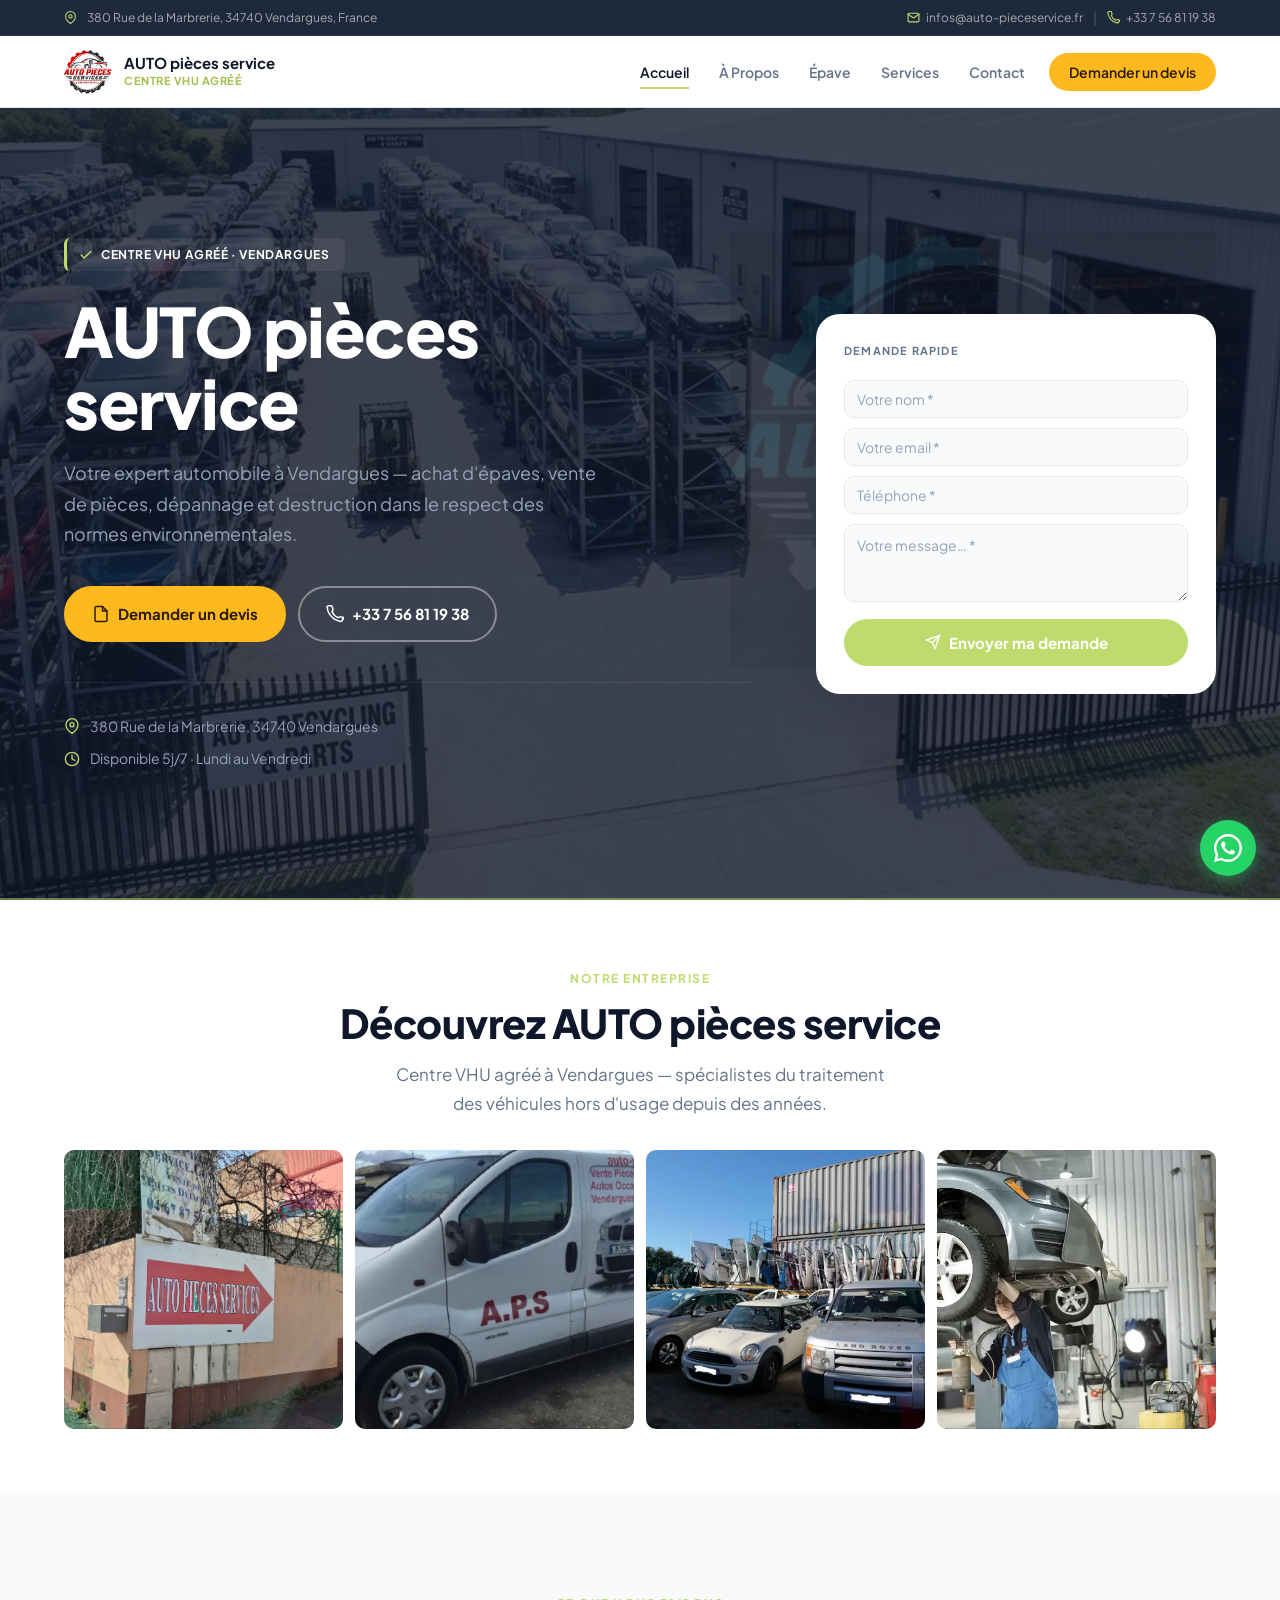
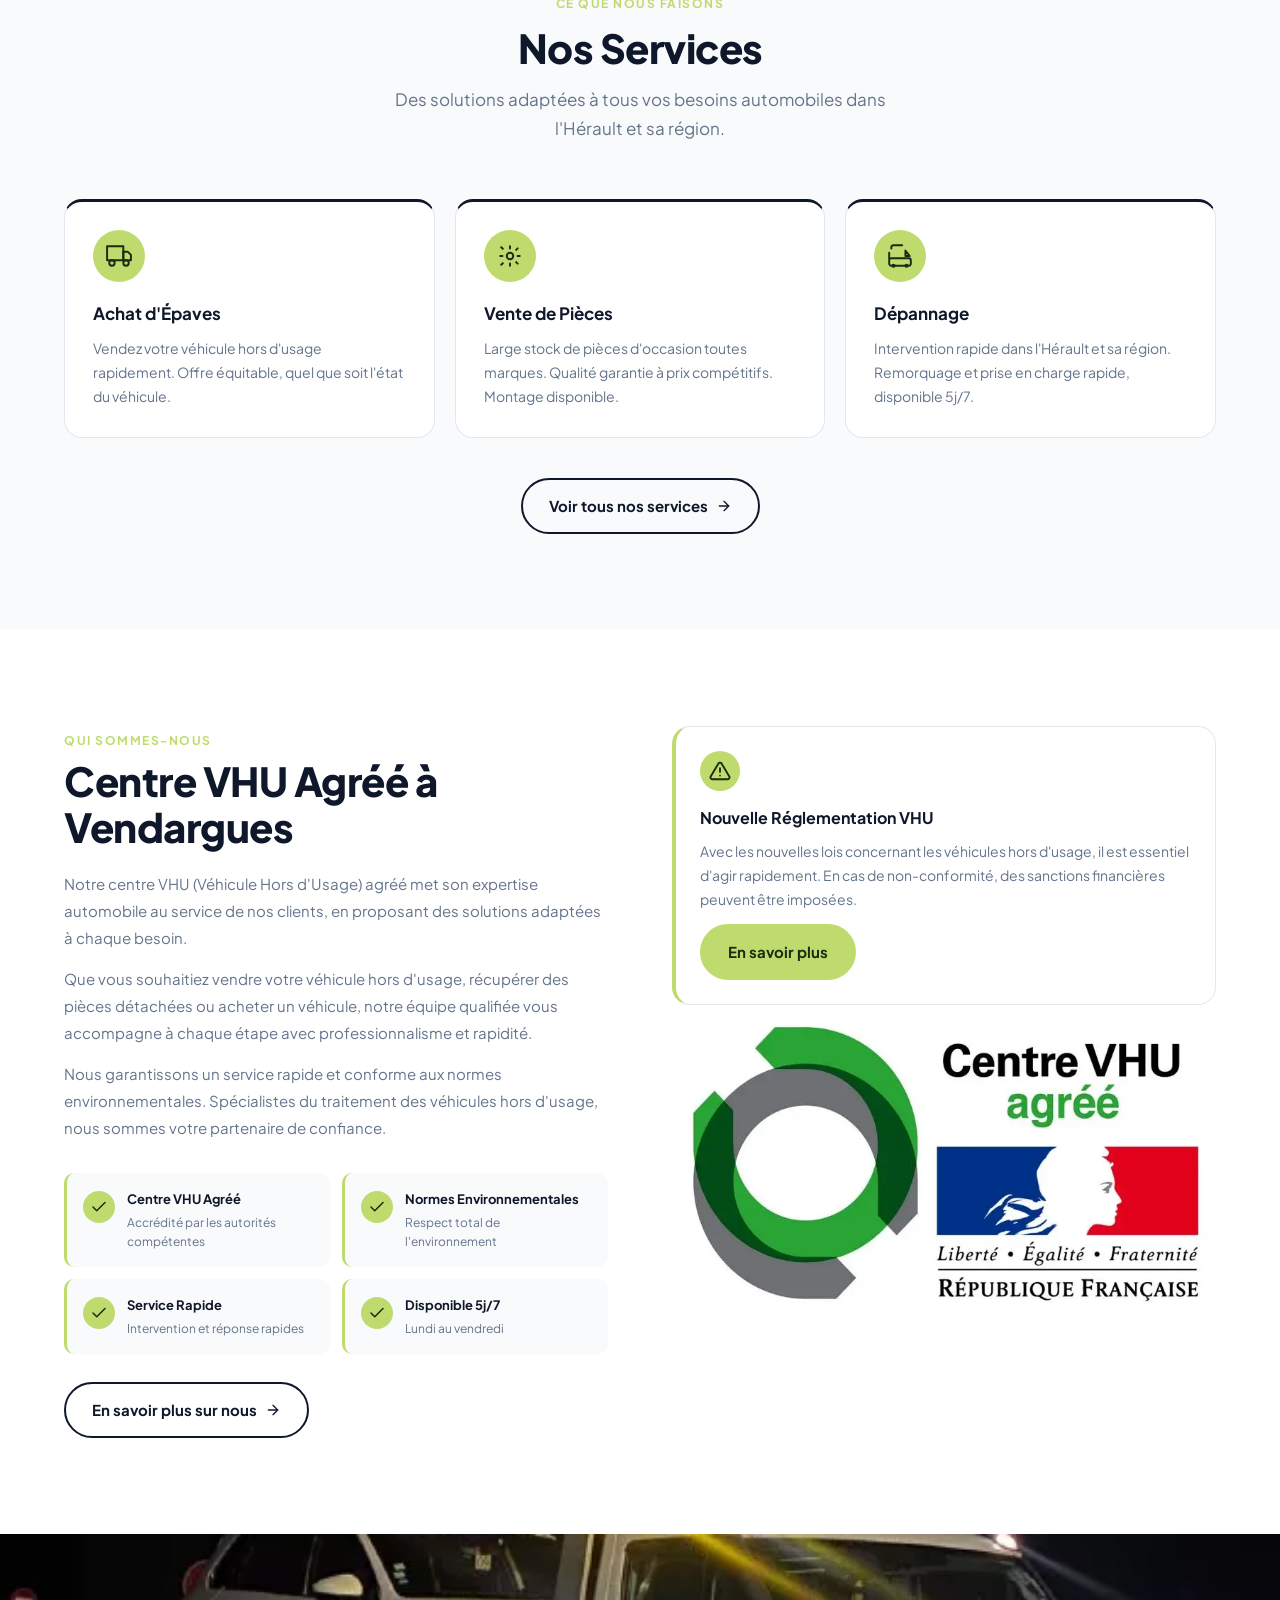
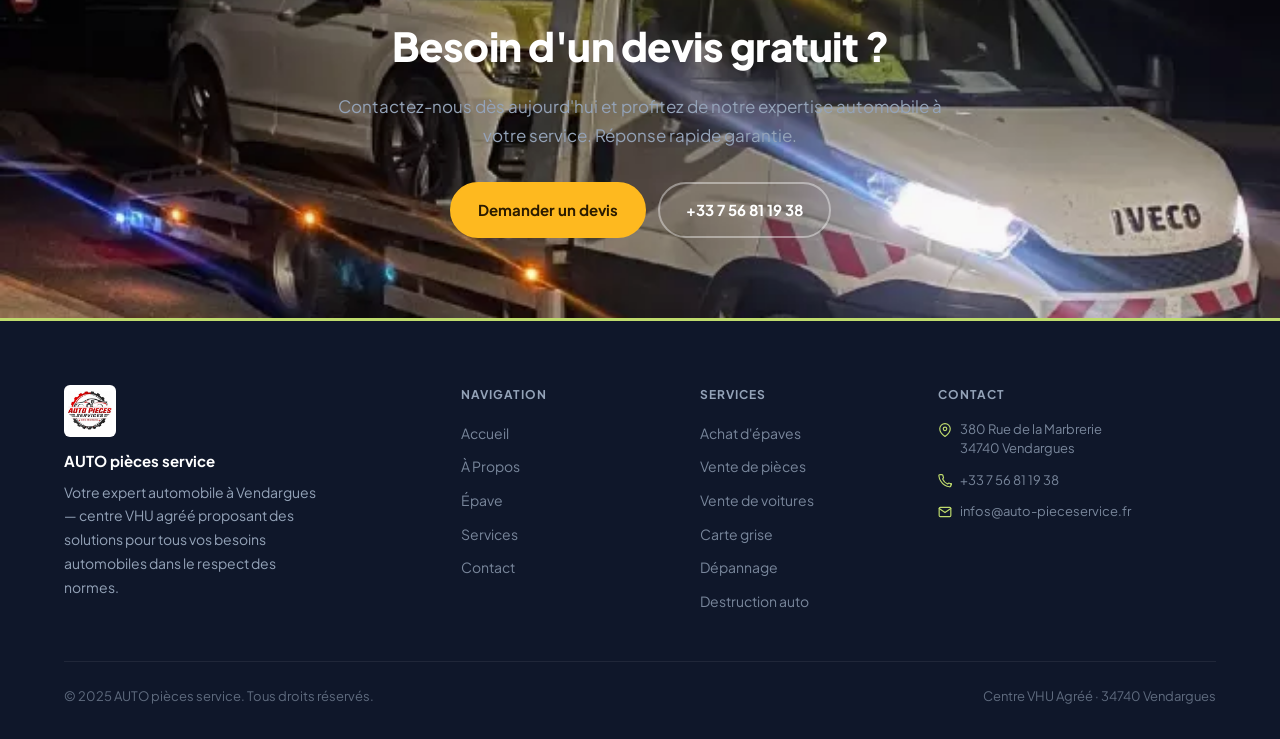
<file: index.html>
<!DOCTYPE html>
<html lang="fr">
<head>
  <meta charset="UTF-8">
  <meta name="viewport" content="width=device-width, initial-scale=1.0">
  <meta name="description" content="AUTO pièces service — Centre VHU agréé à Vendargues (Montpellier). Achat d'épaves, vente de pièces auto, dépannage et destruction automobile.">
  <title>AUTO pièces service — Centre VHU Agréé à Vendargues</title>
  <link rel="icon" href="assets/logo-new.png" type="image/png">
  <link rel="preconnect" href="https://fonts.googleapis.com">
  <link rel="preconnect" href="https://fonts.gstatic.com" crossorigin>
  <link href="https://fonts.googleapis.com/css2?family=Plus+Jakarta+Sans:wght@400;500;600;700;800&display=swap" rel="stylesheet">
  <link rel="stylesheet" href="css/style.css">
</head>
<body>

  <!-- TOPBAR -->
  <div class="topbar">
    <div class="container">
      <div class="topbar__inner">
        <div class="topbar__left">
          <svg width="13" height="13" viewBox="0 0 24 24" fill="none" stroke="currentColor" stroke-width="2" stroke-linecap="round" stroke-linejoin="round"><path d="M21 10c0 7-9 13-9 13s-9-6-9-13a9 9 0 0 1 18 0z"/><circle cx="12" cy="10" r="3"/></svg>
          <span>380 Rue de la Marbrerie, 34740 Vendargues, France</span>
        </div>
        <div class="topbar__right">
          <a href="mailto:infos@auto-pieceservice.fr">
            <svg width="13" height="13" viewBox="0 0 24 24" fill="none" stroke="currentColor" stroke-width="2" stroke-linecap="round" stroke-linejoin="round"><path d="M4 4h16c1.1 0 2 .9 2 2v12c0 1.1-.9 2-2 2H4c-1.1 0-2-.9-2-2V6c0-1.1.9-2 2-2z"/><polyline points="22,6 12,13 2,6"/></svg>
            infos@auto-pieceservice.fr
          </a>
          <span class="topbar__sep">|</span>
          <a href="tel:+33756811938">
            <svg width="13" height="13" viewBox="0 0 24 24" fill="none" stroke="currentColor" stroke-width="2" stroke-linecap="round" stroke-linejoin="round"><path d="M22 16.92v3a2 2 0 0 1-2.18 2 19.79 19.79 0 0 1-8.63-3.07A19.5 19.5 0 0 1 4.64 12a19.79 19.79 0 0 1-3.07-8.67A2 2 0 0 1 3.55 1h3a2 2 0 0 1 2 1.72c.127.96.361 1.903.7 2.81a2 2 0 0 1-.45 2.11L7.91 8.59a16 16 0 0 0 8.5 8.5l.96-.87a2 2 0 0 1 2.11-.45c.907.339 1.85.573 2.81.7A2 2 0 0 1 24 18.54z"/></svg>
            +33 7 56 81 19 38
          </a>
        </div>
      </div>
    </div>
  </div>

  <!-- HEADER -->
  <header class="header" id="header">
    <div class="container">
      <div class="header__inner">
        <a href="/" class="header__logo">
          <img src="assets/logo-new.png" alt="AUTO pièces service" class="logo__img">
          <div class="logo__info">
            <span class="logo__name">AUTO pièces service</span>
            <span class="logo__sub">Centre VHU Agréé</span>
          </div>
        </a>
        <nav class="nav" id="nav" aria-label="Navigation principale">
          <a href="/"    class="nav__link active">Accueil</a>
          <a href="/apropos"  class="nav__link">À Propos</a>
          <a href="/epave"    class="nav__link">Épave</a>
          <a href="/services" class="nav__link">Services</a>
          <a href="/contact"  class="nav__link">Contact</a>
          <button class="nav__link nav__cta" data-open-modal>Demander un devis</button>
        </nav>
        <button class="burger" id="burger" aria-label="Ouvrir le menu" aria-expanded="false">
          <span></span><span></span><span></span>
        </button>
      </div>
    </div>
  </header>

  <main>

    <!-- HERO -->
    <section class="hero" id="hero">
      <!-- Photo de fond -->
      <div class="hero__bg-photo" style="background-image:url('assets/hero-bg.jpg')"></div>
      <!-- Filigrane logo -->
      <div class="hero__bg-logo" role="presentation"></div>

      <div class="container">
        <div class="hero__layout">

          <div class="hero__content">
            <div class="hero__badge">
              <svg width="14" height="14" viewBox="0 0 24 24" fill="none" stroke="currentColor" stroke-width="2.5" stroke-linecap="round" stroke-linejoin="round"><polyline points="20 6 9 17 4 12"/></svg>
              Centre VHU Agréé · Vendargues
            </div>
            <h1 class="hero__title">AUTO pièces<br>service</h1>
            <p class="hero__desc">Votre expert automobile à Vendargues — achat d'épaves, vente de pièces, dépannage et destruction dans le respect des normes environnementales.</p>
            <div class="hero__actions">
              <button class="btn btn--accent" data-open-modal>
                <svg width="18" height="18" viewBox="0 0 24 24" fill="none" stroke="currentColor" stroke-width="2" stroke-linecap="round" stroke-linejoin="round"><path d="M14 2H6a2 2 0 0 0-2 2v16a2 2 0 0 0 2 2h12a2 2 0 0 0 2-2V8z"/><polyline points="14 2 14 8 20 8"/></svg>
                Demander un devis
              </button>
              <a href="tel:+33756811938" class="btn btn--ghost">
                <svg width="18" height="18" viewBox="0 0 24 24" fill="none" stroke="currentColor" stroke-width="2" stroke-linecap="round" stroke-linejoin="round"><path d="M22 16.92v3a2 2 0 0 1-2.18 2 19.79 19.79 0 0 1-8.63-3.07A19.5 19.5 0 0 1 4.64 12a19.79 19.79 0 0 1-3.07-8.67A2 2 0 0 1 3.55 1h3a2 2 0 0 1 2 1.72c.127.96.361 1.903.7 2.81a2 2 0 0 1-.45 2.11L7.91 8.59a16 16 0 0 0 8.5 8.5l.96-.87a2 2 0 0 1 2.11-.45c.907.339 1.85.573 2.81.7A2 2 0 0 1 24 18.54z"/></svg>
                +33 7 56 81 19 38
              </a>
            </div>
            <div class="hero__meta">
              <div class="hero__meta-item">
                <svg width="16" height="16" viewBox="0 0 24 24" fill="none" stroke="currentColor" stroke-width="2" stroke-linecap="round" stroke-linejoin="round"><path d="M21 10c0 7-9 13-9 13s-9-6-9-13a9 9 0 0 1 18 0z"/><circle cx="12" cy="10" r="3"/></svg>
                380 Rue de la Marbrerie, 34740 Vendargues
              </div>
              <div class="hero__meta-item">
                <svg width="16" height="16" viewBox="0 0 24 24" fill="none" stroke="currentColor" stroke-width="2" stroke-linecap="round" stroke-linejoin="round"><circle cx="12" cy="12" r="10"/><polyline points="12 6 12 12 16 14"/></svg>
                Disponible 5j/7 · Lundi au Vendredi
              </div>
            </div>
          </div>

          <!-- MINI FORMULAIRE HERO -->
          <div class="hero__card">
            <div class="hero__card-label">Demande rapide</div>
            <form class="hero-form" id="heroForm" novalidate>
              <div class="form-group">
                <input type="text" id="hero-nom" name="nom" class="form-input" placeholder="Votre nom *" required autocomplete="name">
              </div>
              <div class="form-group">
                <input type="email" id="hero-email" name="email" class="form-input" placeholder="Votre email *" required autocomplete="email">
              </div>
              <div class="form-group">
                <input type="tel" id="hero-tel" name="telephone" class="form-input" placeholder="Téléphone *" required autocomplete="tel">
              </div>
              <div class="form-group">
                <textarea id="hero-msg" name="message" class="form-textarea" placeholder="Votre message… *" required></textarea>
              </div>
              <!-- Honeypot anti-spam -->
              <input type="text" name="website" style="display:none" tabindex="-1" autocomplete="off">
              <button type="submit" class="hero-form-submit" id="heroSubmitBtn">
                <span class="btn-text">
                  <svg width="16" height="16" viewBox="0 0 24 24" fill="none" stroke="currentColor" stroke-width="2" stroke-linecap="round" stroke-linejoin="round"><line x1="22" y1="2" x2="11" y2="13"/><polygon points="22 2 15 22 11 13 2 9 22 2"/></svg>
                  Envoyer ma demande
                </span>
                <span class="btn-loader" style="display:none">
                  <svg class="spinner" width="16" height="16" viewBox="0 0 24 24" fill="none" stroke="currentColor" stroke-width="2" stroke-linecap="round" stroke-linejoin="round"><path d="M21 12a9 9 0 1 1-6.219-8.56"/></svg>
                  Envoi…
                </span>
              </button>
              <div class="hero-form-msg" id="heroFormMsg"></div>
            </form>
          </div>

        </div>
      </div>
    </section>

    <!-- GALERIE PHOTOS -->
    <section class="section section--white section--tight">
      <div class="container">
        <div class="section-header" style="margin-bottom:32px">
          <div class="section-label">Notre entreprise</div>
          <h2 class="section-title">Découvrez AUTO pièces service</h2>
          <p class="section-desc">Centre VHU agréé à Vendargues — spécialistes du traitement des véhicules hors d'usage depuis des années.</p>
        </div>
        <div class="gallery-grid">
          <div class="gallery-item">
            <img src="assets/notre-garage.jpg" loading="lazy" alt="Notre garage automobile à Vendargues">
            <span class="gallery-item__caption">Notre garage</span>
          </div>
          <div class="gallery-item">
            <img src="assets/stock-pieces.jpg" loading="lazy" alt="Stock de pièces détachées">
            <span class="gallery-item__caption">Stock de pièces</span>
          </div>
          <div class="gallery-item">
            <img src="assets/vehicules-stock.jpg" loading="lazy" alt="Véhicules en stock">
            <span class="gallery-item__caption">Véhicules en stock</span>
          </div>
          <div class="gallery-item">
            <img src="assets/gallery-4.jpg" loading="lazy" alt="Atelier mécanique">
            <span class="gallery-item__caption">Atelier mécanique</span>
          </div>
        </div>
      </div>
    </section>

    <!-- MINI SERVICES APERÇU -->
    <section class="section" id="services">
      <div class="container">
        <div class="section-header">
          <div class="section-label">Ce que nous faisons</div>
          <h2 class="section-title">Nos Services</h2>
          <p class="section-desc">Des solutions adaptées à tous vos besoins automobiles dans l'Hérault et sa région.</p>
        </div>
        <div class="services-grid">
          <div class="service-card">
            <div class="service-card__icon">
              <svg width="26" height="26" viewBox="0 0 24 24" fill="none" stroke="currentColor" stroke-width="1.8" stroke-linecap="round" stroke-linejoin="round"><rect x="1" y="3" width="15" height="13"/><polygon points="16 8 20 8 23 11 23 16 16 16 16 8"/><circle cx="5.5" cy="18.5" r="2.5"/><circle cx="18.5" cy="18.5" r="2.5"/></svg>
            </div>
            <h3 class="service-card__title">Achat d'Épaves</h3>
            <p class="service-card__desc">Vendez votre véhicule hors d'usage rapidement. Offre équitable, quel que soit l'état du véhicule.</p>
          </div>
          <div class="service-card">
            <div class="service-card__icon">
              <svg width="26" height="26" viewBox="0 0 24 24" fill="none" stroke="currentColor" stroke-width="1.8" stroke-linecap="round" stroke-linejoin="round"><circle cx="12" cy="12" r="3"/><path d="M19.07 4.93l-1.41 1.41M5.34 18.66l-1.41 1.41M19.07 19.07l-1.41-1.41M5.34 5.34L3.93 3.93M21 12h-2M5 12H3M12 21v-2M12 5V3"/></svg>
            </div>
            <h3 class="service-card__title">Vente de Pièces</h3>
            <p class="service-card__desc">Large stock de pièces d'occasion toutes marques. Qualité garantie à prix compétitifs. Montage disponible.</p>
          </div>
          <div class="service-card">
            <div class="service-card__icon">
              <svg width="26" height="26" viewBox="0 0 24 24" fill="none" stroke="currentColor" stroke-width="1.8" stroke-linecap="round" stroke-linejoin="round"><path d="M14 2H6a2 2 0 0 0-2 2v1"/><rect x="2" y="14" width="20" height="7" rx="2"/><path d="M17 7l4 5h-4V7z"/><path d="M2 14V9"/><circle cx="6" cy="21" r="1"/><circle cx="18" cy="21" r="1"/></svg>
            </div>
            <h3 class="service-card__title">Dépannage</h3>
            <p class="service-card__desc">Intervention rapide dans l'Hérault et sa région. Remorquage et prise en charge rapide, disponible 5j/7.</p>
          </div>
        </div>
        <div style="text-align:center; margin-top:40px">
          <a href="/services" class="btn btn--outline">
            Voir tous nos services
            <svg width="16" height="16" viewBox="0 0 24 24" fill="none" stroke="currentColor" stroke-width="2" stroke-linecap="round" stroke-linejoin="round"><line x1="5" y1="12" x2="19" y2="12"/><polyline points="12 5 19 12 12 19"/></svg>
          </a>
        </div>
      </div>
    </section>

    <!-- À PROPOS APERÇU -->
    <section class="section section--white" id="apropos">
      <div class="container">
        <div class="apropos__layout">
          <div class="apropos__text">
            <div class="section-label">Qui sommes-nous</div>
            <h2 class="section-title">Centre VHU Agréé à Vendargues</h2>
            <p>Notre centre VHU (Véhicule Hors d'Usage) agréé met son expertise automobile au service de nos clients, en proposant des solutions adaptées à chaque besoin.</p>
            <p>Que vous souhaitiez vendre votre véhicule hors d'usage, récupérer des pièces détachées ou acheter un véhicule, notre équipe qualifiée vous accompagne à chaque étape avec professionnalisme et rapidité.</p>
            <p>Nous garantissons un service rapide et conforme aux normes environnementales. Spécialistes du traitement des véhicules hors d'usage, nous sommes votre partenaire de confiance.</p>

            <div class="apropos__highlights" style="margin-top:32px">
              <div class="highlight">
                <div class="highlight__icon"><svg width="18" height="18" viewBox="0 0 24 24" fill="none" stroke="currentColor" stroke-width="2" stroke-linecap="round" stroke-linejoin="round"><polyline points="20 6 9 17 4 12"/></svg></div>
                <div><div class="highlight__title">Centre VHU Agréé</div><div class="highlight__text">Accrédité par les autorités compétentes</div></div>
              </div>
              <div class="highlight">
                <div class="highlight__icon"><svg width="18" height="18" viewBox="0 0 24 24" fill="none" stroke="currentColor" stroke-width="2" stroke-linecap="round" stroke-linejoin="round"><polyline points="20 6 9 17 4 12"/></svg></div>
                <div><div class="highlight__title">Normes Environnementales</div><div class="highlight__text">Respect total de l'environnement</div></div>
              </div>
              <div class="highlight">
                <div class="highlight__icon"><svg width="18" height="18" viewBox="0 0 24 24" fill="none" stroke="currentColor" stroke-width="2" stroke-linecap="round" stroke-linejoin="round"><polyline points="20 6 9 17 4 12"/></svg></div>
                <div><div class="highlight__title">Service Rapide</div><div class="highlight__text">Intervention et réponse rapides</div></div>
              </div>
              <div class="highlight">
                <div class="highlight__icon"><svg width="18" height="18" viewBox="0 0 24 24" fill="none" stroke="currentColor" stroke-width="2" stroke-linecap="round" stroke-linejoin="round"><polyline points="20 6 9 17 4 12"/></svg></div>
                <div><div class="highlight__title">Disponible 5j/7</div><div class="highlight__text">Lundi au vendredi</div></div>
              </div>
            </div>

            <div style="margin-top:28px">
              <a href="/apropos" class="btn btn--outline">
                En savoir plus sur nous
                <svg width="16" height="16" viewBox="0 0 24 24" fill="none" stroke="currentColor" stroke-width="2" stroke-linecap="round" stroke-linejoin="round"><line x1="5" y1="12" x2="19" y2="12"/><polyline points="12 5 19 12 12 19"/></svg>
              </a>
            </div>
          </div>
          <div class="apropos__notice">
            <div class="notice-card notice-card--alert">
              <div class="notice-card__icon">
                <svg width="22" height="22" viewBox="0 0 24 24" fill="none" stroke="currentColor" stroke-width="2" stroke-linecap="round" stroke-linejoin="round"><path d="M10.29 3.86L1.82 18a2 2 0 0 0 1.71 3h16.94a2 2 0 0 0 1.71-3L13.71 3.86a2 2 0 0 0-3.42 0z"/><line x1="12" y1="9" x2="12" y2="13"/><line x1="12" y1="17" x2="12.01" y2="17"/></svg>
              </div>
              <h3>Nouvelle Réglementation VHU</h3>
              <p>Avec les nouvelles lois concernant les véhicules hors d'usage, il est essentiel d'agir rapidement. En cas de non-conformité, des sanctions financières peuvent être imposées.</p>
              <a href="/epave" class="btn btn--primary" style="margin-top:12px">En savoir plus</a>
            </div>
            <!-- Image remplace la carte Vigilance -->
            <div class="notice-img-wrap">
              <img src="assets/img-accueil.jpg" loading="lazy" alt="AUTO pièces service — Vendargues">
            </div>
          </div>
        </div>
      </div>
    </section>

    <!-- CTA BANNER — PHOTO DE FOND -->
    <section class="cta-banner bg-photo-section" style="background-image:url('assets/depanneur_urgence_nuit.webp')">
      <div class="container">
        <div class="cta-banner__inner">
          <h2>Besoin d'un devis gratuit ?</h2>
          <p>Contactez-nous dès aujourd'hui et profitez de notre expertise automobile à votre service. Réponse rapide garantie.</p>
          <div class="cta-banner__actions">
            <button class="btn btn--accent" data-open-modal>Demander un devis</button>
            <a href="tel:+33756811938" class="btn btn--ghost">+33 7 56 81 19 38</a>
          </div>
        </div>
      </div>
    </section>

  </main>

  <!-- FOOTER -->
  <footer class="footer">
    <div class="container">
      <div class="footer__grid">
        <div class="footer__col footer__col--brand">
          <img src="assets/logo-new.png" alt="AUTO pièces service" class="footer__logo-img" onerror="this.style.display='none'">
          <div style="color:#fff;font-size:15px;font-weight:700;margin-bottom:8px">AUTO pièces service</div>
          <p>Votre expert automobile à Vendargues — centre VHU agréé proposant des solutions pour tous vos besoins automobiles dans le respect des normes.</p>
        </div>
        <div class="footer__col">
          <div class="footer__col-title">Navigation</div>
          <ul class="footer__links">
            <li><a href="/"    class="footer__link">Accueil</a></li>
            <li><a href="/apropos"  class="footer__link">À Propos</a></li>
            <li><a href="/epave"    class="footer__link">Épave</a></li>
            <li><a href="/services" class="footer__link">Services</a></li>
            <li><a href="/contact"  class="footer__link">Contact</a></li>
          </ul>
        </div>
        <div class="footer__col">
          <div class="footer__col-title">Services</div>
          <ul class="footer__links">
            <li><a href="/services" class="footer__link">Achat d'épaves</a></li>
            <li><a href="/services" class="footer__link">Vente de pièces</a></li>
            <li><a href="/services" class="footer__link">Vente de voitures</a></li>
            <li><a href="/services" class="footer__link">Carte grise</a></li>
            <li><a href="/services" class="footer__link">Dépannage</a></li>
            <li><a href="/services" class="footer__link">Destruction auto</a></li>
          </ul>
        </div>
        <div class="footer__col">
          <div class="footer__col-title">Contact</div>
          <div class="footer__contacts">
            <div class="footer__contact-item">
              <svg width="14" height="14" viewBox="0 0 24 24" fill="none" stroke="currentColor" stroke-width="2" stroke-linecap="round" stroke-linejoin="round"><path d="M21 10c0 7-9 13-9 13s-9-6-9-13a9 9 0 0 1 18 0z"/><circle cx="12" cy="10" r="3"/></svg>
              380 Rue de la Marbrerie<br>34740 Vendargues
            </div>
            <a href="tel:+33756811938" class="footer__contact-item">
              <svg width="14" height="14" viewBox="0 0 24 24" fill="none" stroke="currentColor" stroke-width="2" stroke-linecap="round" stroke-linejoin="round"><path d="M22 16.92v3a2 2 0 0 1-2.18 2 19.79 19.79 0 0 1-8.63-3.07A19.5 19.5 0 0 1 4.64 12a19.79 19.79 0 0 1-3.07-8.67A2 2 0 0 1 3.55 1h3a2 2 0 0 1 2 1.72c.127.96.361 1.903.7 2.81a2 2 0 0 1-.45 2.11L7.91 8.59a16 16 0 0 0 8.5 8.5l.96-.87a2 2 0 0 1 2.11-.45c.907.339 1.85.573 2.81.7A2 2 0 0 1 24 18.54z"/></svg>
              +33 7 56 81 19 38
            </a>
            <a href="mailto:infos@auto-pieceservice.fr" class="footer__contact-item">
              <svg width="14" height="14" viewBox="0 0 24 24" fill="none" stroke="currentColor" stroke-width="2" stroke-linecap="round" stroke-linejoin="round"><path d="M4 4h16c1.1 0 2 .9 2 2v12c0 1.1-.9 2-2 2H4c-1.1 0-2-.9-2-2V6c0-1.1.9-2 2-2z"/><polyline points="22,6 12,13 2,6"/></svg>
              infos@auto-pieceservice.fr
            </a>
          </div>
        </div>
      </div>
      <div class="footer__bottom">
        <span>&copy; 2025 AUTO pièces service. Tous droits réservés.</span>
        <span>Centre VHU Agréé · 34740 Vendargues</span>
      </div>
    </div>
  </footer>

  <a href="https://wa.me/33756811938?text=Bonjour%2C+je+voudrais+un+devis." class="whatsapp-fab" target="_blank" rel="noopener" aria-label="Contacter sur WhatsApp">
    <svg width="28" height="28" viewBox="0 0 24 24" fill="currentColor"><path d="M17.472 14.382c-.297-.149-1.758-.867-2.03-.967-.273-.099-.471-.148-.67.15-.197.297-.767.966-.94 1.164-.173.199-.347.223-.644.075-.297-.15-1.255-.463-2.39-1.475-.883-.788-1.48-1.761-1.653-2.059-.173-.297-.018-.458.13-.606.134-.133.298-.347.446-.52.149-.174.198-.298.298-.497.099-.198.05-.371-.025-.52-.075-.149-.669-1.612-.916-2.207-.242-.579-.487-.5-.669-.51-.173-.008-.371-.01-.57-.01-.198 0-.52.074-.792.372-.272.297-1.04 1.016-1.04 2.479 0 1.462 1.065 2.875 1.213 3.074.149.198 2.096 3.2 5.077 4.487.709.306 1.262.489 1.694.625.712.227 1.36.195 1.871.118.571-.085 1.758-.719 2.006-1.413.248-.694.248-1.289.173-1.413-.074-.124-.272-.198-.57-.347z"/><path d="M11.997 0C5.373 0 0 5.373 0 11.997c0 2.117.554 4.102 1.523 5.83L.057 23.943l6.266-1.445a11.94 11.94 0 0 0 5.674 1.443c6.624 0 11.997-5.373 11.997-11.997C23.994 5.373 18.621 0 11.997 0zm0 21.94a9.938 9.938 0 0 1-5.063-1.377l-.363-.215-3.722.858.891-3.621-.237-.372A9.929 9.929 0 0 1 2.06 12c0-5.483 4.457-9.94 9.94-9.94 5.482 0 9.94 4.457 9.94 9.94 0 5.482-4.458 9.94-9.943 9.94z"/></svg>
  </a>

  <!-- MODAL DEVIS -->
  <div class="modal-overlay" id="devisModal" role="dialog" aria-modal="true" aria-label="Demander un devis">
    <div class="modal">
      <button class="modal__close" id="closeModal" aria-label="Fermer la fenêtre">
        <svg width="20" height="20" viewBox="0 0 24 24" fill="none" stroke="currentColor" stroke-width="2.5" stroke-linecap="round" stroke-linejoin="round"><line x1="18" y1="6" x2="6" y2="18"/><line x1="6" y1="6" x2="18" y2="18"/></svg>
      </button>
      <div class="section-label">Devis gratuit</div>
      <h2 class="modal__title">Demander un devis</h2>
      <p class="modal__sub">Remplissez ce formulaire, nous vous répondons dans les plus brefs délais.</p>
      <form id="modalDevisForm" novalidate>
        <div class="form-row">
          <div class="form-group">
            <label class="form-label" for="m-nom">Nom <span>*</span></label>
            <input type="text" id="m-nom" name="nom" class="form-input" placeholder="Votre nom" required autocomplete="name">
          </div>
          <div class="form-group">
            <label class="form-label" for="m-tel">Téléphone <span>*</span></label>
            <input type="tel" id="m-tel" name="telephone" class="form-input" placeholder="+33 6 00 00 00 00" required autocomplete="tel">
          </div>
        </div>
        <div class="form-group">
          <label class="form-label" for="m-email">Email <span>*</span></label>
          <input type="email" id="m-email" name="email" class="form-input" placeholder="votre@email.fr" required autocomplete="email">
        </div>
        <div class="form-group">
          <label class="form-label" for="m-service">Service souhaité <span>*</span></label>
          <select id="m-service" name="service" class="form-select" required>
            <option value="">— Choisir un service —</option>
            <option value="Achat d'épaves">Achat d'épaves</option>
            <option value="Vente de pièces">Vente de pièces</option>
            <option value="Vente de voitures">Vente de voitures</option>
            <option value="Carte grise">Carte grise</option>
            <option value="Dépannage">Dépannage</option>
            <option value="Destruction automobile">Destruction automobile</option>
            <option value="Autre">Autre</option>
          </select>
        </div>
        <div class="form-group">
          <label class="form-label" for="m-message">Message <span>*</span></label>
          <textarea id="m-message" name="message" class="form-textarea" placeholder="Décrivez votre demande…" rows="3" required style="min-height:90px"></textarea>
        </div>
        <input type="text" name="website" style="display:none" tabindex="-1" autocomplete="off">
        <button type="submit" class="form-submit" id="modalSubmitBtn">
          <span class="btn-text">
            <svg width="18" height="18" viewBox="0 0 24 24" fill="none" stroke="currentColor" stroke-width="2" stroke-linecap="round" stroke-linejoin="round"><line x1="22" y1="2" x2="11" y2="13"/><polygon points="22 2 15 22 11 13 2 9 22 2"/></svg>
            Envoyer ma demande
          </span>
          <span class="btn-loader" style="display:none">
            <svg class="spinner" width="18" height="18" viewBox="0 0 24 24" fill="none" stroke="currentColor" stroke-width="2" stroke-linecap="round" stroke-linejoin="round"><path d="M21 12a9 9 0 1 1-6.219-8.56"/></svg>
            Envoi en cours…
          </span>
        </button>
        <div id="modalFormMsg" class="form-message"></div>
      </form>
    </div>
  </div>

  <script src="js/main.js"></script>
</body>
</html>
</file>
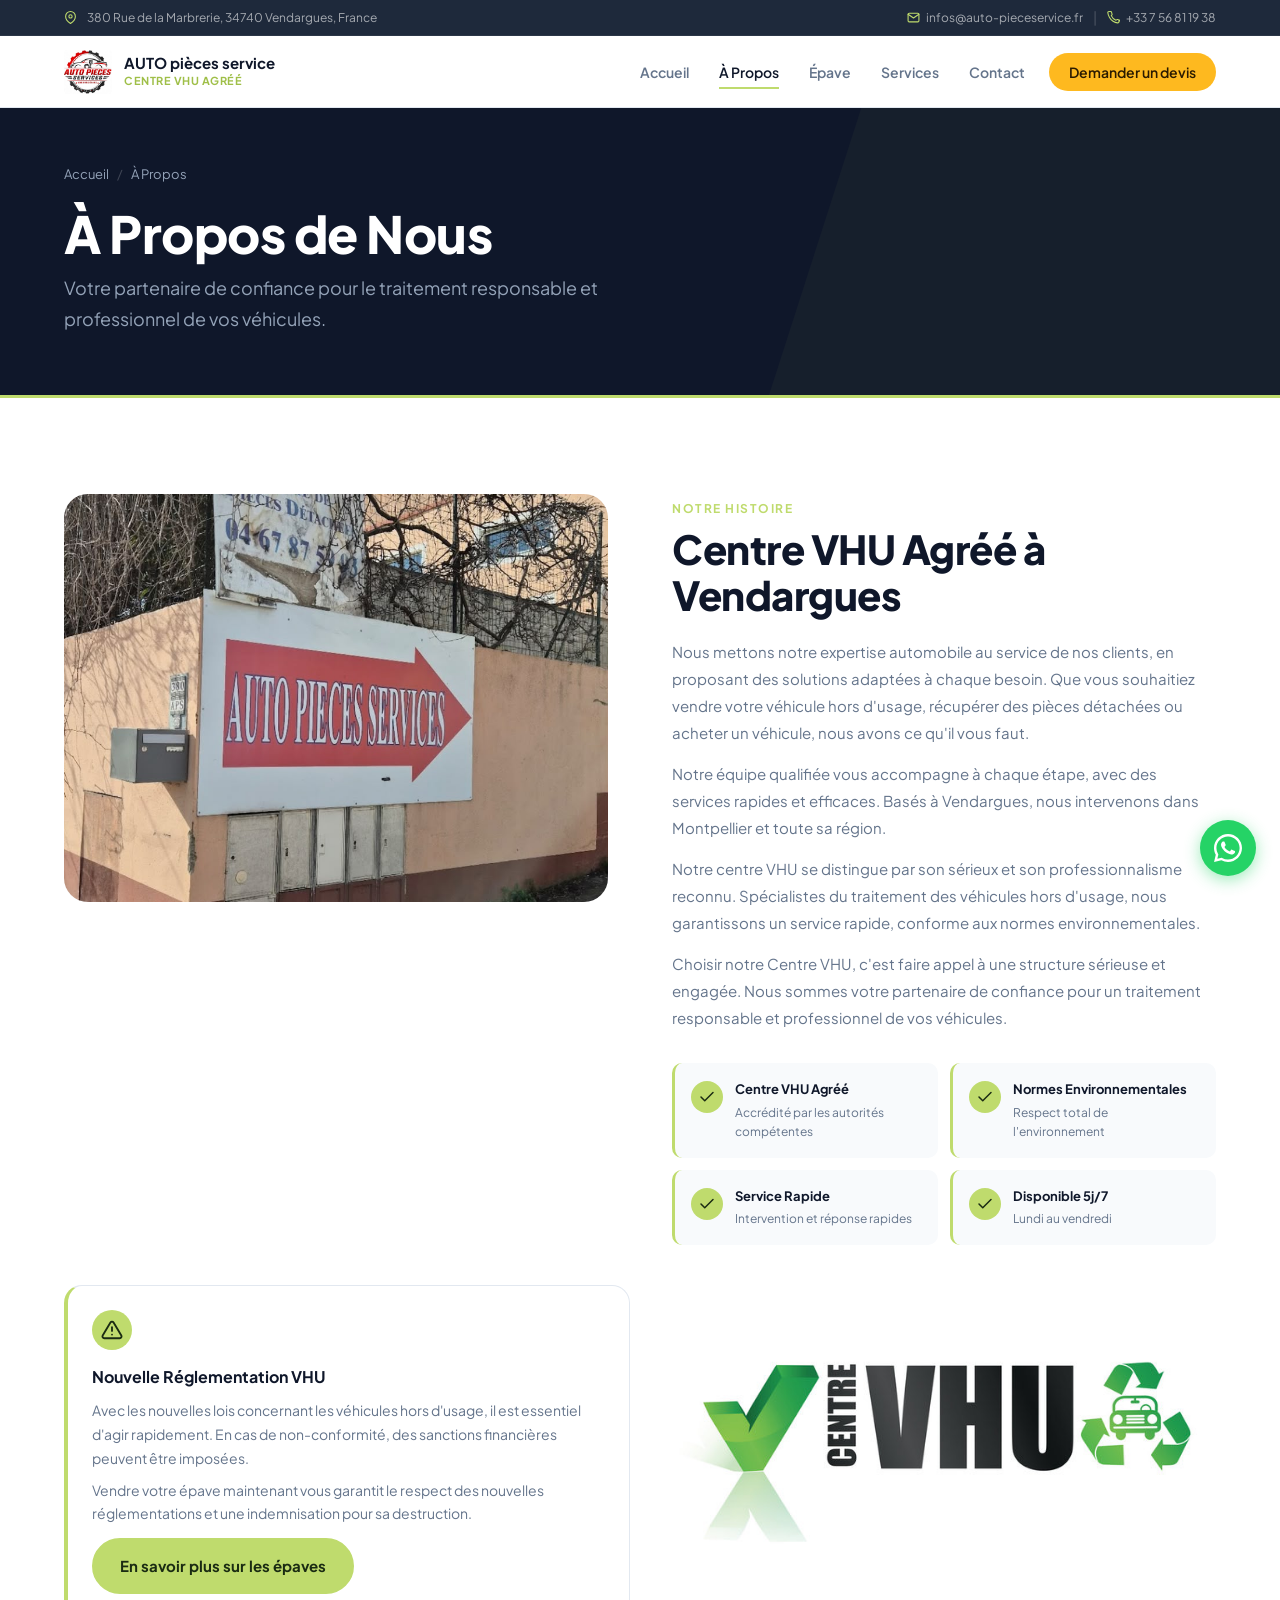
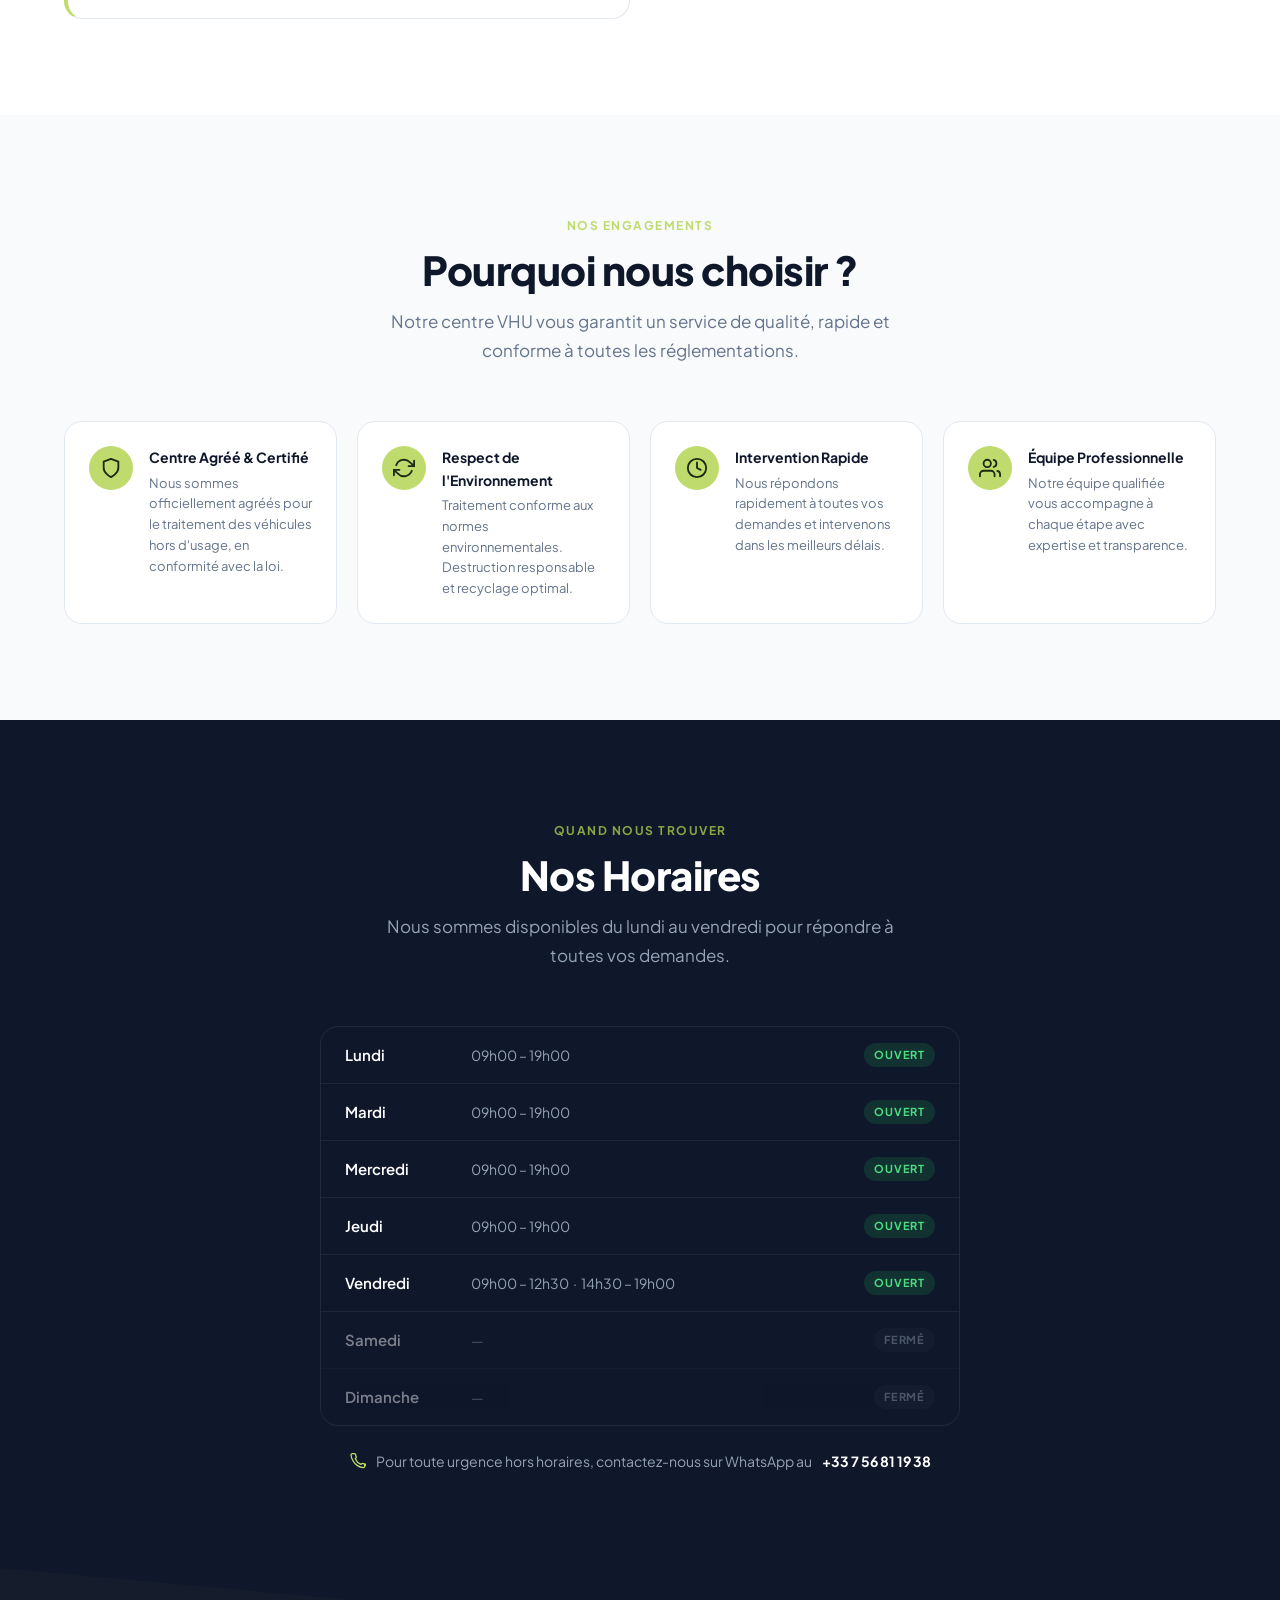
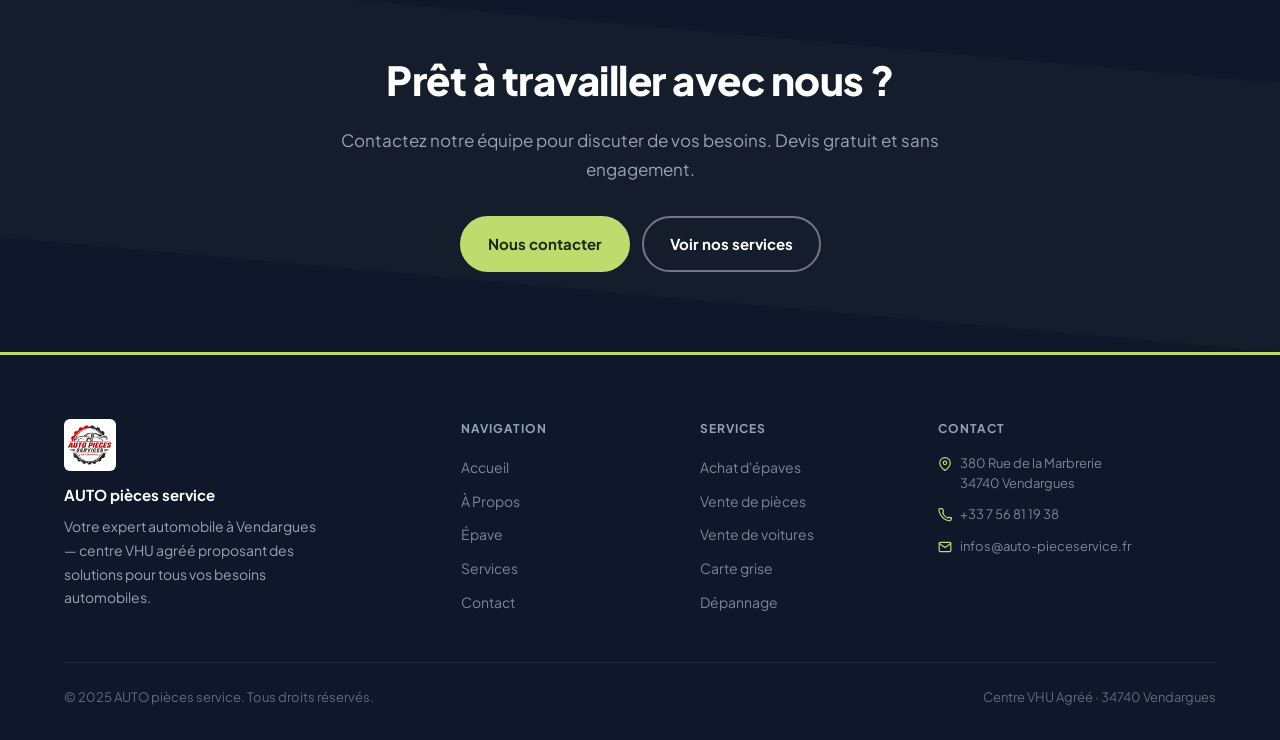
<file: apropos.html>
<!DOCTYPE html>
<html lang="fr">
<head>
  <meta charset="UTF-8">
  <link rel="icon" href="assets/logo-new.png" type="image/png">
  <meta name="viewport" content="width=device-width, initial-scale=1.0">
  <meta name="description" content="À Propos — AUTO pièces service. Centre VHU agréé à Vendargues, spécialiste du traitement de véhicules hors d'usage à Vendargues.">
  <title>À Propos — AUTO pièces service</title>
  <link rel="preconnect" href="https://fonts.googleapis.com">
  <link rel="preconnect" href="https://fonts.gstatic.com" crossorigin>
  <link href="https://fonts.googleapis.com/css2?family=Plus+Jakarta+Sans:wght@400;500;600;700;800&display=swap" rel="stylesheet">
  <link rel="stylesheet" href="css/style.css">
</head>
<body>

  <!-- TOPBAR -->
  <div class="topbar">
    <div class="container">
      <div class="topbar__inner">
        <div class="topbar__left">
          <svg width="13" height="13" viewBox="0 0 24 24" fill="none" stroke="currentColor" stroke-width="2" stroke-linecap="round" stroke-linejoin="round"><path d="M21 10c0 7-9 13-9 13s-9-6-9-13a9 9 0 0 1 18 0z"/><circle cx="12" cy="10" r="3"/></svg>
          <span>380 Rue de la Marbrerie, 34740 Vendargues, France</span>
        </div>
        <div class="topbar__right">
          <a href="mailto:infos@auto-pieceservice.fr">
            <svg width="13" height="13" viewBox="0 0 24 24" fill="none" stroke="currentColor" stroke-width="2" stroke-linecap="round" stroke-linejoin="round"><path d="M4 4h16c1.1 0 2 .9 2 2v12c0 1.1-.9 2-2 2H4c-1.1 0-2-.9-2-2V6c0-1.1.9-2 2-2z"/><polyline points="22,6 12,13 2,6"/></svg>
            infos@auto-pieceservice.fr
          </a>
          <span class="topbar__sep">|</span>
          <a href="tel:+33756811938">
            <svg width="13" height="13" viewBox="0 0 24 24" fill="none" stroke="currentColor" stroke-width="2" stroke-linecap="round" stroke-linejoin="round"><path d="M22 16.92v3a2 2 0 0 1-2.18 2 19.79 19.79 0 0 1-8.63-3.07A19.5 19.5 0 0 1 4.64 12a19.79 19.79 0 0 1-3.07-8.67A2 2 0 0 1 3.55 1h3a2 2 0 0 1 2 1.72c.127.96.361 1.903.7 2.81a2 2 0 0 1-.45 2.11L7.91 8.59a16 16 0 0 0 8.5 8.5l.96-.87a2 2 0 0 1 2.11-.45c.907.339 1.85.573 2.81.7A2 2 0 0 1 24 18.54z"/></svg>
            +33 7 56 81 19 38
          </a>
        </div>
      </div>
    </div>
  </div>

  <!-- HEADER -->
  <header class="header" id="header">
    <div class="container">
      <div class="header__inner">
        <a href="/" class="header__logo">
          <img src="assets/logo-new.png" alt="AUTO pièces service" class="logo__img">
          <div class="logo__info">
            <span class="logo__name">AUTO pièces service</span>
            <span class="logo__sub">Centre VHU Agréé</span>
          </div>
        </a>
        <nav class="nav" id="nav" aria-label="Navigation principale">
          <a href="/"    class="nav__link">Accueil</a>
          <a href="/apropos"  class="nav__link active">À Propos</a>
          <a href="/epave"    class="nav__link">Épave</a>
          <a href="/services" class="nav__link">Services</a>
          <a href="/contact"  class="nav__link">Contact</a>
          <button class="nav__link nav__cta" data-open-modal>Demander un devis</button>
        </nav>
        <button class="burger" id="burger" aria-label="Ouvrir le menu" aria-expanded="false">
          <span></span><span></span><span></span>
        </button>
      </div>
    </div>
  </header>

  <main>

    <!-- PAGE BANNER -->
    <section class="page-banner">
      <div class="container">
        <div class="page-banner__inner">
          <div class="breadcrumb">
            <a href="/">Accueil</a>
            <span class="breadcrumb__sep">/</span>
            <span>À Propos</span>
          </div>
          <h1>À Propos de Nous</h1>
          <p>Votre partenaire de confiance pour le traitement responsable et professionnel de vos véhicules.</p>
        </div>
      </div>
    </section>

    <!-- QUI SOMMES-NOUS -->
    <section class="section section--white">
      <div class="container">
        <div class="apropos__layout">
          <!-- Photo équipe / garage -->
          <div class="about-photo-wrap">
            <img src="assets/apropos.jpeg" loading="lazy" alt="Notre équipe — AUTO pièces service">
          </div>
          <div class="apropos__text">
            <div class="section-label">Notre histoire</div>
            <h2 class="section-title">Centre VHU Agréé à Vendargues</h2>
            <p>Nous mettons notre expertise automobile au service de nos clients, en proposant des solutions adaptées à chaque besoin. Que vous souhaitiez vendre votre véhicule hors d'usage, récupérer des pièces détachées ou acheter un véhicule, nous avons ce qu'il vous faut.</p>
            <p>Notre équipe qualifiée vous accompagne à chaque étape, avec des services rapides et efficaces. Basés à Vendargues, nous intervenons dans Montpellier et toute sa région.</p>
            <p>Notre centre VHU se distingue par son sérieux et son professionnalisme reconnu. Spécialistes du traitement des véhicules hors d'usage, nous garantissons un service rapide, conforme aux normes environnementales.</p>
            <p>Choisir notre Centre VHU, c'est faire appel à une structure sérieuse et engagée. Nous sommes votre partenaire de confiance pour un traitement responsable et professionnel de vos véhicules.</p>
            <div class="apropos__highlights" style="margin-top:32px">
              <div class="highlight">
                <div class="highlight__icon"><svg width="18" height="18" viewBox="0 0 24 24" fill="none" stroke="currentColor" stroke-width="2" stroke-linecap="round" stroke-linejoin="round"><polyline points="20 6 9 17 4 12"/></svg></div>
                <div><div class="highlight__title">Centre VHU Agréé</div><div class="highlight__text">Accrédité par les autorités compétentes</div></div>
              </div>
              <div class="highlight">
                <div class="highlight__icon"><svg width="18" height="18" viewBox="0 0 24 24" fill="none" stroke="currentColor" stroke-width="2" stroke-linecap="round" stroke-linejoin="round"><polyline points="20 6 9 17 4 12"/></svg></div>
                <div><div class="highlight__title">Normes Environnementales</div><div class="highlight__text">Respect total de l'environnement</div></div>
              </div>
              <div class="highlight">
                <div class="highlight__icon"><svg width="18" height="18" viewBox="0 0 24 24" fill="none" stroke="currentColor" stroke-width="2" stroke-linecap="round" stroke-linejoin="round"><polyline points="20 6 9 17 4 12"/></svg></div>
                <div><div class="highlight__title">Service Rapide</div><div class="highlight__text">Intervention et réponse rapides</div></div>
              </div>
              <div class="highlight">
                <div class="highlight__icon"><svg width="18" height="18" viewBox="0 0 24 24" fill="none" stroke="currentColor" stroke-width="2" stroke-linecap="round" stroke-linejoin="round"><polyline points="20 6 9 17 4 12"/></svg></div>
                <div><div class="highlight__title">Disponible 5j/7</div><div class="highlight__text">Lundi au vendredi</div></div>
              </div>
            </div>
          </div>
        </div>
        <!-- Notice cards en grid sous le layout principal -->
        <div class="notice-grid">
          <div class="notice-card notice-card--alert">
            <div class="notice-card__icon">
              <svg width="22" height="22" viewBox="0 0 24 24" fill="none" stroke="currentColor" stroke-width="2" stroke-linecap="round" stroke-linejoin="round"><path d="M10.29 3.86L1.82 18a2 2 0 0 0 1.71 3h16.94a2 2 0 0 0 1.71-3L13.71 3.86a2 2 0 0 0-3.42 0z"/><line x1="12" y1="9" x2="12" y2="13"/><line x1="12" y1="17" x2="12.01" y2="17"/></svg>
            </div>
            <h3>Nouvelle Réglementation VHU</h3>
            <p>Avec les nouvelles lois concernant les véhicules hors d'usage, il est essentiel d'agir rapidement. En cas de non-conformité, des sanctions financières peuvent être imposées.</p>
            <p>Vendre votre épave maintenant vous garantit le respect des nouvelles réglementations et une indemnisation pour sa destruction.</p>
            <a href="/epave" class="btn btn--primary" style="margin-top:12px">En savoir plus sur les épaves</a>
          </div>
          <div class="notice-img-wrap">
            <img src="assets/img-apropos.jpg" loading="lazy" alt="AUTO pièces service — Notre équipe">
          </div>
        </div>
      </div>
    </section>

    <!-- VALEURS -->
    <section class="section">
      <div class="container">
        <div class="section-header">
          <div class="section-label">Nos engagements</div>
          <h2 class="section-title">Pourquoi nous choisir ?</h2>
          <p class="section-desc">Notre centre VHU vous garantit un service de qualité, rapide et conforme à toutes les réglementations.</p>
        </div>
        <div class="info-grid">
          <div class="info-card">
            <div class="info-card__icon">
              <svg width="22" height="22" viewBox="0 0 24 24" fill="none" stroke="currentColor" stroke-width="2" stroke-linecap="round" stroke-linejoin="round"><path d="M12 22s8-4 8-10V5l-8-3-8 3v7c0 6 8 10 8 10z"/></svg>
            </div>
            <div>
              <div class="info-card__title">Centre Agréé &amp; Certifié</div>
              <div class="info-card__text">Nous sommes officiellement agréés pour le traitement des véhicules hors d'usage, en conformité avec la loi.</div>
            </div>
          </div>
          <div class="info-card">
            <div class="info-card__icon">
              <svg width="22" height="22" viewBox="0 0 24 24" fill="none" stroke="currentColor" stroke-width="2" stroke-linecap="round" stroke-linejoin="round"><polyline points="23 4 23 10 17 10"/><polyline points="1 20 1 14 7 14"/><path d="M3.51 9a9 9 0 0 1 14.85-3.36L23 10M1 14l4.64 4.36A9 9 0 0 0 20.49 15"/></svg>
            </div>
            <div>
              <div class="info-card__title">Respect de l'Environnement</div>
              <div class="info-card__text">Traitement conforme aux normes environnementales. Destruction responsable et recyclage optimal.</div>
            </div>
          </div>
          <div class="info-card">
            <div class="info-card__icon">
              <svg width="22" height="22" viewBox="0 0 24 24" fill="none" stroke="currentColor" stroke-width="2" stroke-linecap="round" stroke-linejoin="round"><circle cx="12" cy="12" r="10"/><polyline points="12 6 12 12 16 14"/></svg>
            </div>
            <div>
              <div class="info-card__title">Intervention Rapide</div>
              <div class="info-card__text">Nous répondons rapidement à toutes vos demandes et intervenons dans les meilleurs délais.</div>
            </div>
          </div>
          <div class="info-card">
            <div class="info-card__icon">
              <svg width="22" height="22" viewBox="0 0 24 24" fill="none" stroke="currentColor" stroke-width="2" stroke-linecap="round" stroke-linejoin="round"><path d="M17 21v-2a4 4 0 0 0-4-4H5a4 4 0 0 0-4 4v2"/><circle cx="9" cy="7" r="4"/><path d="M23 21v-2a4 4 0 0 0-3-3.87"/><path d="M16 3.13a4 4 0 0 1 0 7.75"/></svg>
            </div>
            <div>
              <div class="info-card__title">Équipe Professionnelle</div>
              <div class="info-card__text">Notre équipe qualifiée vous accompagne à chaque étape avec expertise et transparence.</div>
            </div>
          </div>
        </div>
      </div>
    </section>

    <!-- HORAIRES -->
    <section class="section section--dark">
      <div class="container">
        <div class="section-header">
          <div class="section-label section-label--light">Quand nous trouver</div>
          <h2 class="section-title section-title--light">Nos Horaires</h2>
          <p class="section-desc section-desc--light">Nous sommes disponibles du lundi au vendredi pour répondre à toutes vos demandes.</p>
        </div>
        <div class="horaires-grid">
          <div class="horaire-row">
            <span class="horaire-day">Lundi</span>
            <span class="horaire-hours">09h00 – 19h00</span>
            <span class="horaire-badge horaire-badge--open">Ouvert</span>
          </div>
          <div class="horaire-row">
            <span class="horaire-day">Mardi</span>
            <span class="horaire-hours">09h00 – 19h00</span>
            <span class="horaire-badge horaire-badge--open">Ouvert</span>
          </div>
          <div class="horaire-row">
            <span class="horaire-day">Mercredi</span>
            <span class="horaire-hours">09h00 – 19h00</span>
            <span class="horaire-badge horaire-badge--open">Ouvert</span>
          </div>
          <div class="horaire-row">
            <span class="horaire-day">Jeudi</span>
            <span class="horaire-hours">09h00 – 19h00</span>
            <span class="horaire-badge horaire-badge--open">Ouvert</span>
          </div>
          <div class="horaire-row">
            <span class="horaire-day">Vendredi</span>
            <span class="horaire-hours">09h00 – 12h30 &nbsp;·&nbsp; 14h30 – 19h00</span>
            <span class="horaire-badge horaire-badge--open">Ouvert</span>
          </div>
          <div class="horaire-row horaire-row--closed">
            <span class="horaire-day">Samedi</span>
            <span class="horaire-hours">—</span>
            <span class="horaire-badge horaire-badge--closed">Fermé</span>
          </div>
          <div class="horaire-row horaire-row--closed">
            <span class="horaire-day">Dimanche</span>
            <span class="horaire-hours">—</span>
            <span class="horaire-badge horaire-badge--closed">Fermé</span>
          </div>
        </div>
        <div class="horaires-note">
          <svg width="16" height="16" viewBox="0 0 24 24" fill="none" stroke="currentColor" stroke-width="2" stroke-linecap="round" stroke-linejoin="round"><path d="M22 16.92v3a2 2 0 0 1-2.18 2 19.79 19.79 0 0 1-8.63-3.07A19.5 19.5 0 0 1 4.64 12a19.79 19.79 0 0 1-3.07-8.67A2 2 0 0 1 3.55 1h3a2 2 0 0 1 2 1.72c.127.96.361 1.903.7 2.81a2 2 0 0 1-.45 2.11L7.91 8.59a16 16 0 0 0 8.5 8.5l.96-.87a2 2 0 0 1 2.11-.45c.907.339 1.85.573 2.81.7A2 2 0 0 1 24 18.54z"/></svg>
          Pour toute urgence hors horaires, contactez-nous sur WhatsApp au <strong>+33 7 56 81 19 38</strong>
        </div>
      </div>
    </section>

    <!-- CTA -->
    <section class="cta-banner">
      <div class="container">
        <div class="cta-banner__inner">
          <h2>Prêt à travailler avec nous ?</h2>
          <p>Contactez notre équipe pour discuter de vos besoins. Devis gratuit et sans engagement.</p>
          <div class="cta-banner__actions">
            <a href="/contact" class="btn btn--primary">Nous contacter</a>
            <a href="/services" class="btn btn--ghost">Voir nos services</a>
          </div>
        </div>
      </div>
    </section>

  </main>

  <!-- FOOTER -->
  <footer class="footer">
    <div class="container">
      <div class="footer__grid">
        <div class="footer__col footer__col--brand">
          <img src="assets/logo-new.png" alt="" class="footer__logo-img" onerror="this.style.display='none'">
          <div style="color:#fff;font-size:15px;font-weight:700;margin-bottom:8px">AUTO pièces service</div>
          <p>Votre expert automobile à Vendargues — centre VHU agréé proposant des solutions pour tous vos besoins automobiles.</p>
        </div>
        <div class="footer__col">
          <div class="footer__col-title">Navigation</div>
          <ul class="footer__links">
            <li><a href="/"    class="footer__link">Accueil</a></li>
            <li><a href="/apropos"  class="footer__link">À Propos</a></li>
            <li><a href="/epave"    class="footer__link">Épave</a></li>
            <li><a href="/services" class="footer__link">Services</a></li>
            <li><a href="/contact"  class="footer__link">Contact</a></li>
          </ul>
        </div>
        <div class="footer__col">
          <div class="footer__col-title">Services</div>
          <ul class="footer__links">
            <li><a href="/services" class="footer__link">Achat d'épaves</a></li>
            <li><a href="/services" class="footer__link">Vente de pièces</a></li>
            <li><a href="/services" class="footer__link">Vente de voitures</a></li>
            <li><a href="/services" class="footer__link">Carte grise</a></li>
            <li><a href="/services" class="footer__link">Dépannage</a></li>
          </ul>
        </div>
        <div class="footer__col">
          <div class="footer__col-title">Contact</div>
          <div class="footer__contacts">
            <div class="footer__contact-item">
              <svg width="14" height="14" viewBox="0 0 24 24" fill="none" stroke="currentColor" stroke-width="2" stroke-linecap="round" stroke-linejoin="round"><path d="M21 10c0 7-9 13-9 13s-9-6-9-13a9 9 0 0 1 18 0z"/><circle cx="12" cy="10" r="3"/></svg>
              380 Rue de la Marbrerie<br>34740 Vendargues
            </div>
            <a href="tel:+33756811938" class="footer__contact-item">
              <svg width="14" height="14" viewBox="0 0 24 24" fill="none" stroke="currentColor" stroke-width="2" stroke-linecap="round" stroke-linejoin="round"><path d="M22 16.92v3a2 2 0 0 1-2.18 2 19.79 19.79 0 0 1-8.63-3.07A19.5 19.5 0 0 1 4.64 12a19.79 19.79 0 0 1-3.07-8.67A2 2 0 0 1 3.55 1h3a2 2 0 0 1 2 1.72c.127.96.361 1.903.7 2.81a2 2 0 0 1-.45 2.11L7.91 8.59a16 16 0 0 0 8.5 8.5l.96-.87a2 2 0 0 1 2.11-.45c.907.339 1.85.573 2.81.7A2 2 0 0 1 24 18.54z"/></svg>
              +33 7 56 81 19 38
            </a>
            <a href="mailto:infos@auto-pieceservice.fr" class="footer__contact-item">
              <svg width="14" height="14" viewBox="0 0 24 24" fill="none" stroke="currentColor" stroke-width="2" stroke-linecap="round" stroke-linejoin="round"><path d="M4 4h16c1.1 0 2 .9 2 2v12c0 1.1-.9 2-2 2H4c-1.1 0-2-.9-2-2V6c0-1.1.9-2 2-2z"/><polyline points="22,6 12,13 2,6"/></svg>
              infos@auto-pieceservice.fr
            </a>
          </div>
        </div>
      </div>
      <div class="footer__bottom">
        <span>&copy; 2025 AUTO pièces service. Tous droits réservés.</span>
        <span>Centre VHU Agréé · 34740 Vendargues</span>
      </div>
    </div>
  </footer>

  <a href="https://wa.me/33756811938?text=Bonjour%2C+je+voudrais+un+devis." class="whatsapp-fab" target="_blank" rel="noopener" aria-label="Contacter sur WhatsApp">
    <svg width="28" height="28" viewBox="0 0 24 24" fill="currentColor"><path d="M17.472 14.382c-.297-.149-1.758-.867-2.03-.967-.273-.099-.471-.148-.67.15-.197.297-.767.966-.94 1.164-.173.199-.347.223-.644.075-.297-.15-1.255-.463-2.39-1.475-.883-.788-1.48-1.761-1.653-2.059-.173-.297-.018-.458.13-.606.134-.133.298-.347.446-.52.149-.174.198-.298.298-.497.099-.198.05-.371-.025-.52-.075-.149-.669-1.612-.916-2.207-.242-.579-.487-.5-.669-.51-.173-.008-.371-.01-.57-.01-.198 0-.52.074-.792.372-.272.297-1.04 1.016-1.04 2.479 0 1.462 1.065 2.875 1.213 3.074.149.198 2.096 3.2 5.077 4.487.709.306 1.262.489 1.694.625.712.227 1.36.195 1.871.118.571-.085 1.758-.719 2.006-1.413.248-.694.248-1.289.173-1.413-.074-.124-.272-.198-.57-.347z"/><path d="M11.997 0C5.373 0 0 5.373 0 11.997c0 2.117.554 4.102 1.523 5.83L.057 23.943l6.266-1.445a11.94 11.94 0 0 0 5.674 1.443c6.624 0 11.997-5.373 11.997-11.997C23.994 5.373 18.621 0 11.997 0zm0 21.94a9.938 9.938 0 0 1-5.063-1.377l-.363-.215-3.722.858.891-3.621-.237-.372A9.929 9.929 0 0 1 2.06 12c0-5.483 4.457-9.94 9.94-9.94 5.482 0 9.94 4.457 9.94 9.94 0 5.482-4.458 9.94-9.943 9.94z"/></svg>
  </a>

  <!-- MODAL DEVIS -->
  <div class="modal-overlay" id="devisModal" role="dialog" aria-modal="true" aria-label="Demander un devis">
    <div class="modal">
      <button class="modal__close" id="closeModal" aria-label="Fermer la fenêtre">
        <svg width="20" height="20" viewBox="0 0 24 24" fill="none" stroke="currentColor" stroke-width="2.5" stroke-linecap="round" stroke-linejoin="round"><line x1="18" y1="6" x2="6" y2="18"/><line x1="6" y1="6" x2="18" y2="18"/></svg>
      </button>
      <div class="section-label">Devis gratuit</div>
      <h2 class="modal__title">Demander un devis</h2>
      <p class="modal__sub">Remplissez ce formulaire, nous vous répondons dans les plus brefs délais.</p>
      <form id="modalDevisForm" novalidate>
        <div class="form-row">
          <div class="form-group">
            <label class="form-label" for="m-nom">Nom <span>*</span></label>
            <input type="text" id="m-nom" name="nom" class="form-input" placeholder="Votre nom" required autocomplete="name">
          </div>
          <div class="form-group">
            <label class="form-label" for="m-tel">Téléphone <span>*</span></label>
            <input type="tel" id="m-tel" name="telephone" class="form-input" placeholder="+33 6 00 00 00 00" required autocomplete="tel">
          </div>
        </div>
        <div class="form-group">
          <label class="form-label" for="m-email">Email <span>*</span></label>
          <input type="email" id="m-email" name="email" class="form-input" placeholder="votre@email.fr" required autocomplete="email">
        </div>
        <div class="form-group">
          <label class="form-label" for="m-service">Service souhaité <span>*</span></label>
          <select id="m-service" name="service" class="form-select" required>
            <option value="">— Choisir un service —</option>
            <option value="Achat d'épaves">Achat d'épaves</option>
            <option value="Vente de pièces">Vente de pièces</option>
            <option value="Vente de voitures">Vente de voitures</option>
            <option value="Carte grise">Carte grise</option>
            <option value="Dépannage">Dépannage</option>
            <option value="Destruction automobile">Destruction automobile</option>
            <option value="Autre">Autre</option>
          </select>
        </div>
        <div class="form-group">
          <label class="form-label" for="m-message">Message <span>*</span></label>
          <textarea id="m-message" name="message" class="form-textarea" placeholder="Décrivez votre demande…" rows="3" required style="min-height:90px"></textarea>
        </div>
        <input type="text" name="website" style="display:none" tabindex="-1" autocomplete="off">
        <button type="submit" class="form-submit" id="modalSubmitBtn">
          <span class="btn-text">
            <svg width="18" height="18" viewBox="0 0 24 24" fill="none" stroke="currentColor" stroke-width="2" stroke-linecap="round" stroke-linejoin="round"><line x1="22" y1="2" x2="11" y2="13"/><polygon points="22 2 15 22 11 13 2 9 22 2"/></svg>
            Envoyer ma demande
          </span>
          <span class="btn-loader" style="display:none">
            <svg class="spinner" width="18" height="18" viewBox="0 0 24 24" fill="none" stroke="currentColor" stroke-width="2" stroke-linecap="round" stroke-linejoin="round"><path d="M21 12a9 9 0 1 1-6.219-8.56"/></svg>
            Envoi en cours…
          </span>
        </button>
        <div id="modalFormMsg" class="form-message"></div>
      </form>
    </div>
  </div>
  <script src="js/main.js"></script>
</body>
</html>
</file>
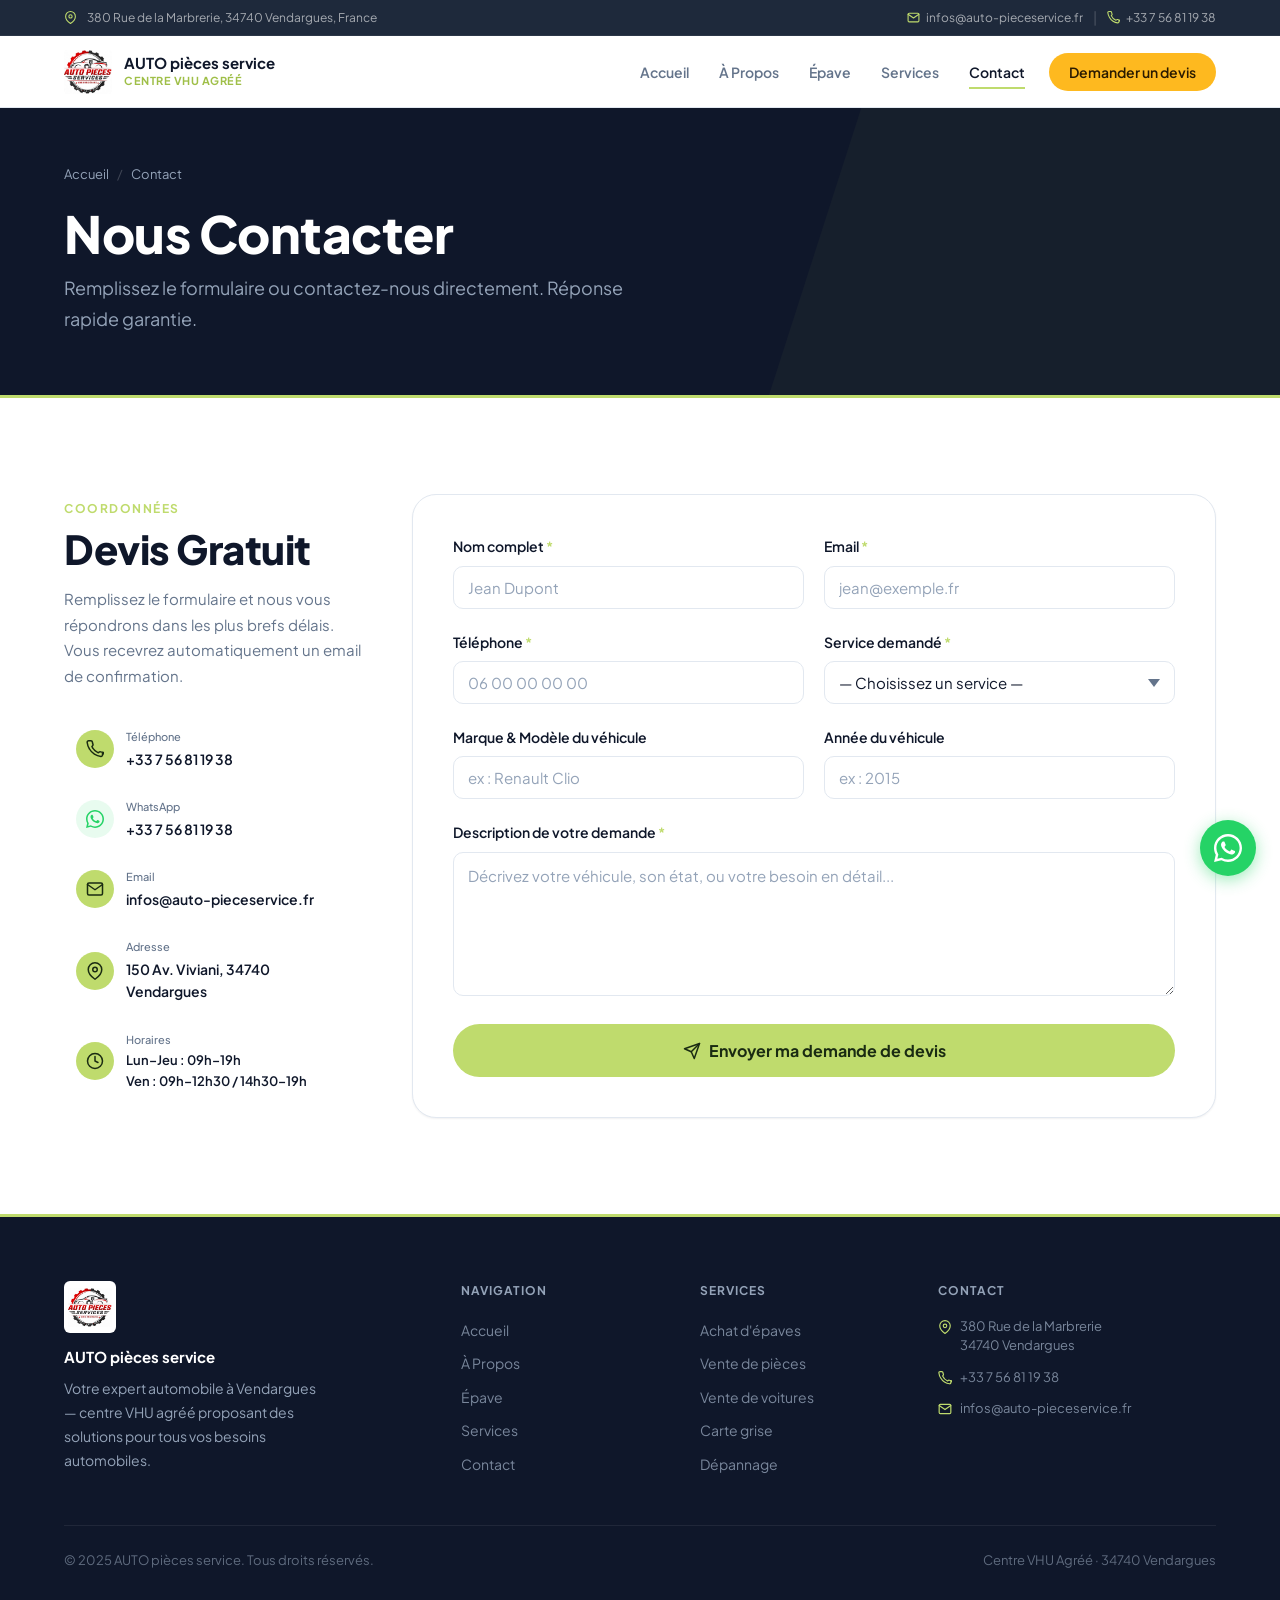
<file: contact.html>
<!DOCTYPE html>
<html lang="fr">
<head>
  <meta charset="UTF-8">
    <link rel="icon" href="assets/logo-new.png" type="image/png">
  <meta name="viewport" content="width=device-width, initial-scale=1.0">
  <meta name="description" content="Contact — AUTO pièces service. Demandez votre devis gratuit, appelez-nous ou envoyez un message. Centre VHU à Vendargues, Montpellier.">
  <title>Contact — AUTO pièces service</title>
  <link rel="preconnect" href="https://fonts.googleapis.com">
  <link rel="preconnect" href="https://fonts.gstatic.com" crossorigin>
  <link href="https://fonts.googleapis.com/css2?family=Plus+Jakarta+Sans:wght@400;500;600;700;800&display=swap" rel="stylesheet">
  <link rel="stylesheet" href="css/style.css">
</head>
<body>

  <!-- TOPBAR -->
  <div class="topbar">
    <div class="container">
      <div class="topbar__inner">
        <div class="topbar__left">
          <svg width="13" height="13" viewBox="0 0 24 24" fill="none" stroke="currentColor" stroke-width="2" stroke-linecap="round" stroke-linejoin="round"><path d="M21 10c0 7-9 13-9 13s-9-6-9-13a9 9 0 0 1 18 0z"/><circle cx="12" cy="10" r="3"/></svg>
          <span>380 Rue de la Marbrerie, 34740 Vendargues, France</span>
        </div>
        <div class="topbar__right">
          <a href="mailto:infos@auto-pieceservice.fr">
            <svg width="13" height="13" viewBox="0 0 24 24" fill="none" stroke="currentColor" stroke-width="2" stroke-linecap="round" stroke-linejoin="round"><path d="M4 4h16c1.1 0 2 .9 2 2v12c0 1.1-.9 2-2 2H4c-1.1 0-2-.9-2-2V6c0-1.1.9-2 2-2z"/><polyline points="22,6 12,13 2,6"/></svg>
            infos@auto-pieceservice.fr
          </a>
          <span class="topbar__sep">|</span>
          <a href="tel:+33756811938">
            <svg width="13" height="13" viewBox="0 0 24 24" fill="none" stroke="currentColor" stroke-width="2" stroke-linecap="round" stroke-linejoin="round"><path d="M22 16.92v3a2 2 0 0 1-2.18 2 19.79 19.79 0 0 1-8.63-3.07A19.5 19.5 0 0 1 4.64 12a19.79 19.79 0 0 1-3.07-8.67A2 2 0 0 1 3.55 1h3a2 2 0 0 1 2 1.72c.127.96.361 1.903.7 2.81a2 2 0 0 1-.45 2.11L7.91 8.59a16 16 0 0 0 8.5 8.5l.96-.87a2 2 0 0 1 2.11-.45c.907.339 1.85.573 2.81.7A2 2 0 0 1 24 18.54z"/></svg>
            +33 7 56 81 19 38
          </a>
        </div>
      </div>
    </div>
  </div>

  <!-- HEADER -->
  <header class="header" id="header">
    <div class="container">
      <div class="header__inner">
        <a href="/" class="header__logo">
          <img src="assets/logo-new.png" onerror="this.style.display='none'" alt="AUTO pièces service" class="logo__img">
          <div class="logo__info">
            <span class="logo__name">AUTO pièces service</span>
            <span class="logo__sub">Centre VHU Agréé</span>
          </div>
        </a>
                <nav class="nav" id="nav" aria-label="Navigation principale">
          <a href="/"    class="nav__link">Accueil</a>
          <a href="/apropos"  class="nav__link">À Propos</a>
          <a href="/epave"    class="nav__link">Épave</a>
          <a href="/services" class="nav__link">Services</a>
          <a href="/contact"  class="nav__link active">Contact</a>
          <button class="nav__link nav__cta" data-open-modal>Demander un devis</button>
        </nav>
        <button class="burger" id="burger" aria-label="Ouvrir le menu" aria-expanded="false">
          <span></span><span></span><span></span>
        </button>
      </div>
    </div>
  </header>

  <main>

    <!-- PAGE BANNER -->
    <section class="page-banner">
      <div class="container">
        <div class="page-banner__inner">
          <div class="breadcrumb">
            <a href="/">Accueil</a>
            <span class="breadcrumb__sep">/</span>
            <span>Contact</span>
          </div>
          <h1>Nous Contacter</h1>
          <p>Remplissez le formulaire ou contactez-nous directement. Réponse rapide garantie.</p>
        </div>
      </div>
    </section>

    <!-- FORMULAIRE + INFOS -->
    <section class="section section--white" id="devis">
      <div class="container">
        <div class="devis__layout">

          <!-- Infos de contact -->
          <div class="devis__info">
            <div class="section-label">Coordonnées</div>
            <h2 class="section-title">Devis Gratuit</h2>
            <p class="devis__desc">Remplissez le formulaire et nous vous répondrons dans les plus brefs délais. Vous recevrez automatiquement un email de confirmation.</p>

            <div class="devis__contacts">
              <a href="tel:+33756811938" class="devis__contact">
                <div class="devis__contact-icon">
                  <svg width="18" height="18" viewBox="0 0 24 24" fill="none" stroke="currentColor" stroke-width="2" stroke-linecap="round" stroke-linejoin="round"><path d="M22 16.92v3a2 2 0 0 1-2.18 2 19.79 19.79 0 0 1-8.63-3.07A19.5 19.5 0 0 1 4.64 12a19.79 19.79 0 0 1-3.07-8.67A2 2 0 0 1 3.55 1h3a2 2 0 0 1 2 1.72c.127.96.361 1.903.7 2.81a2 2 0 0 1-.45 2.11L7.91 8.59a16 16 0 0 0 8.5 8.5l.96-.87a2 2 0 0 1 2.11-.45c.907.339 1.85.573 2.81.7A2 2 0 0 1 24 18.54z"/></svg>
                </div>
                <div>
                  <div class="devis__contact-label">Téléphone</div>
                  <div class="devis__contact-value">+33 7 56 81 19 38</div>
                </div>
              </a>
              <a href="https://wa.me/33756811938?text=Bonjour%2C+je+voudrais+un+devis." target="_blank" rel="noopener" class="devis__contact">
                <div class="devis__contact-icon devis__contact-icon--wa">
                  <svg width="18" height="18" viewBox="0 0 24 24" fill="currentColor"><path d="M17.472 14.382c-.297-.149-1.758-.867-2.03-.967-.273-.099-.471-.148-.67.15-.197.297-.767.966-.94 1.164-.173.199-.347.223-.644.075-.297-.15-1.255-.463-2.39-1.475-.883-.788-1.48-1.761-1.653-2.059-.173-.297-.018-.458.13-.606.134-.133.298-.347.446-.52.149-.174.198-.298.298-.497.099-.198.05-.371-.025-.52-.075-.149-.669-1.612-.916-2.207-.242-.579-.487-.5-.669-.51-.173-.008-.371-.01-.57-.01-.198 0-.52.074-.792.372-.272.297-1.04 1.016-1.04 2.479 0 1.462 1.065 2.875 1.213 3.074.149.198 2.096 3.2 5.077 4.487.709.306 1.262.489 1.694.625.712.227 1.36.195 1.871.118.571-.085 1.758-.719 2.006-1.413.248-.694.248-1.289.173-1.413-.074-.124-.272-.198-.57-.347z"/><path d="M11.997 0C5.373 0 0 5.373 0 11.997c0 2.117.554 4.102 1.523 5.83L.057 23.943l6.266-1.445a11.94 11.94 0 0 0 5.674 1.443c6.624 0 11.997-5.373 11.997-11.997C23.994 5.373 18.621 0 11.997 0zm0 21.94a9.938 9.938 0 0 1-5.063-1.377l-.363-.215-3.722.858.891-3.621-.237-.372A9.929 9.929 0 0 1 2.06 12c0-5.483 4.457-9.94 9.94-9.94 5.482 0 9.94 4.457 9.94 9.94 0 5.482-4.458 9.94-9.943 9.94z"/></svg>
                </div>
                <div>
                  <div class="devis__contact-label">WhatsApp</div>
                  <div class="devis__contact-value">+33 7 56 81 19 38</div>
                </div>
              </a>
              <a href="mailto:infos@auto-pieceservice.fr" class="devis__contact">
                <div class="devis__contact-icon">
                  <svg width="18" height="18" viewBox="0 0 24 24" fill="none" stroke="currentColor" stroke-width="2" stroke-linecap="round" stroke-linejoin="round"><path d="M4 4h16c1.1 0 2 .9 2 2v12c0 1.1-.9 2-2 2H4c-1.1 0-2-.9-2-2V6c0-1.1.9-2 2-2z"/><polyline points="22,6 12,13 2,6"/></svg>
                </div>
                <div>
                  <div class="devis__contact-label">Email</div>
                  <div class="devis__contact-value">infos@auto-pieceservice.fr</div>
                </div>
              </a>
              <div class="devis__contact">
                <div class="devis__contact-icon">
                  <svg width="18" height="18" viewBox="0 0 24 24" fill="none" stroke="currentColor" stroke-width="2" stroke-linecap="round" stroke-linejoin="round"><path d="M21 10c0 7-9 13-9 13s-9-6-9-13a9 9 0 0 1 18 0z"/><circle cx="12" cy="10" r="3"/></svg>
                </div>
                <div>
                  <div class="devis__contact-label">Adresse</div>
                  <div class="devis__contact-value">150 Av. Viviani, 34740 Vendargues</div>
                </div>
              </div>
              <div class="devis__contact">
                <div class="devis__contact-icon">
                  <svg width="18" height="18" viewBox="0 0 24 24" fill="none" stroke="currentColor" stroke-width="2" stroke-linecap="round" stroke-linejoin="round"><circle cx="12" cy="12" r="10"/><polyline points="12 6 12 12 16 14"/></svg>
                </div>
                <div>
                  <div class="devis__contact-label">Horaires</div>
                  <div class="devis__contact-value" style="font-size:13px;line-height:1.6">Lun–Jeu : 09h–19h<br>Ven : 09h–12h30 / 14h30–19h</div>
                </div>
              </div>
            </div>
          </div>

          <!-- Formulaire -->
          <div class="form-card">
            <form id="devisForm" novalidate>

              <!-- Honeypot anti-spam -->
              <div style="display:none" aria-hidden="true">
                <input type="text" name="website" tabindex="-1" autocomplete="off">
              </div>

              <div class="form-row">
                <div class="form-group">
                  <label class="form-label" for="nom">Nom complet <span>*</span></label>
                  <input type="text" id="nom" name="nom" class="form-input" placeholder="Jean Dupont" required autocomplete="name">
                  <span class="form-error" id="error-nom">Veuillez saisir votre nom.</span>
                </div>
                <div class="form-group">
                  <label class="form-label" for="email">Email <span>*</span></label>
                  <input type="email" id="email" name="email" class="form-input" placeholder="jean@exemple.fr" required autocomplete="email">
                  <span class="form-error" id="error-email">Veuillez saisir un email valide.</span>
                </div>
              </div>

              <div class="form-row">
                <div class="form-group">
                  <label class="form-label" for="telephone">Téléphone <span>*</span></label>
                  <input type="tel" id="telephone" name="telephone" class="form-input" placeholder="06 00 00 00 00" required autocomplete="tel">
                  <span class="form-error" id="error-telephone">Veuillez saisir votre numéro.</span>
                </div>
                <div class="form-group">
                  <label class="form-label" for="service">Service demandé <span>*</span></label>
                  <select id="service" name="service" class="form-select" required>
                    <option value="">— Choisissez un service —</option>
                    <option value="Achat d'épave">Achat d'épave</option>
                    <option value="Vente de pièces">Vente de pièces</option>
                    <option value="Vente de voiture">Vente de voiture</option>
                    <option value="Carte grise">Carte grise</option>
                    <option value="Dépannage">Dépannage</option>
                    <option value="Destruction automobile">Destruction automobile</option>
                    <option value="Autre">Autre</option>
                  </select>
                  <span class="form-error" id="error-service">Veuillez choisir un service.</span>
                </div>
              </div>

              <div class="form-row">
                <div class="form-group">
                  <label class="form-label" for="vehicule">Marque &amp; Modèle du véhicule</label>
                  <input type="text" id="vehicule" name="vehicule" class="form-input" placeholder="ex : Renault Clio">
                </div>
                <div class="form-group">
                  <label class="form-label" for="annee">Année du véhicule</label>
                  <input type="number" id="annee" name="annee" class="form-input" placeholder="ex : 2015" min="1960" max="2026">
                </div>
              </div>

              <div class="form-group">
                <label class="form-label" for="message">Description de votre demande <span>*</span></label>
                <textarea id="message" name="message" class="form-textarea" rows="5" placeholder="Décrivez votre véhicule, son état, ou votre besoin en détail..." required></textarea>
                <span class="form-error" id="error-message">Veuillez décrire votre demande.</span>
              </div>

              <button type="submit" class="form-submit" id="submitBtn">
                <span class="btn-text">
                  <svg width="18" height="18" viewBox="0 0 24 24" fill="none" stroke="currentColor" stroke-width="2" stroke-linecap="round" stroke-linejoin="round"><line x1="22" y1="2" x2="11" y2="13"/><polygon points="22 2 15 22 11 13 2 9 22 2"/></svg>
                  Envoyer ma demande de devis
                </span>
                <span class="btn-loader" aria-hidden="true">
                  <svg class="spinner" width="20" height="20" viewBox="0 0 24 24" fill="none" stroke="currentColor" stroke-width="2.5" stroke-linecap="round"><path d="M21 12a9 9 0 1 1-6.219-8.56"/></svg>
                  Envoi en cours...
                </span>
              </button>

              <div class="form-message" id="formMessage" role="alert"></div>
            </form>
          </div>

        </div>
      </div>
    </section>

  </main>

  <!-- FOOTER -->
  <footer class="footer">
    <div class="container">
      <div class="footer__grid">
        <div class="footer__col footer__col--brand">
          <img src="assets/logo-new.png" onerror="this.style.display='none'" alt="" class="footer__logo-img">
          <div style="color:#fff;font-size:15px;font-weight:700;margin-bottom:8px">AUTO pièces service</div>
          <p>Votre expert automobile à Vendargues — centre VHU agréé proposant des solutions pour tous vos besoins automobiles.</p>
        </div>
        <div class="footer__col">
          <div class="footer__col-title">Navigation</div>
          <ul class="footer__links">
            <li><a href="/"    class="footer__link">Accueil</a></li>
            <li><a href="/apropos"  class="footer__link">À Propos</a></li>
            <li><a href="/epave"    class="footer__link">Épave</a></li>
            <li><a href="/services" class="footer__link">Services</a></li>
            <li><a href="/contact"  class="footer__link">Contact</a></li>
          </ul>
        </div>
        <div class="footer__col">
          <div class="footer__col-title">Services</div>
          <ul class="footer__links">
            <li><a href="/services" class="footer__link">Achat d'épaves</a></li>
            <li><a href="/services" class="footer__link">Vente de pièces</a></li>
            <li><a href="/services" class="footer__link">Vente de voitures</a></li>
            <li><a href="/services" class="footer__link">Carte grise</a></li>
            <li><a href="/services" class="footer__link">Dépannage</a></li>
          </ul>
        </div>
        <div class="footer__col">
          <div class="footer__col-title">Contact</div>
          <div class="footer__contacts">
            <div class="footer__contact-item">
              <svg width="14" height="14" viewBox="0 0 24 24" fill="none" stroke="currentColor" stroke-width="2" stroke-linecap="round" stroke-linejoin="round"><path d="M21 10c0 7-9 13-9 13s-9-6-9-13a9 9 0 0 1 18 0z"/><circle cx="12" cy="10" r="3"/></svg>
              380 Rue de la Marbrerie<br>34740 Vendargues
            </div>
            <a href="tel:+33756811938" class="footer__contact-item">
              <svg width="14" height="14" viewBox="0 0 24 24" fill="none" stroke="currentColor" stroke-width="2" stroke-linecap="round" stroke-linejoin="round"><path d="M22 16.92v3a2 2 0 0 1-2.18 2 19.79 19.79 0 0 1-8.63-3.07A19.5 19.5 0 0 1 4.64 12a19.79 19.79 0 0 1-3.07-8.67A2 2 0 0 1 3.55 1h3a2 2 0 0 1 2 1.72c.127.96.361 1.903.7 2.81a2 2 0 0 1-.45 2.11L7.91 8.59a16 16 0 0 0 8.5 8.5l.96-.87a2 2 0 0 1 2.11-.45c.907.339 1.85.573 2.81.7A2 2 0 0 1 24 18.54z"/></svg>
              +33 7 56 81 19 38
            </a>
            <a href="mailto:infos@auto-pieceservice.fr" class="footer__contact-item">
              <svg width="14" height="14" viewBox="0 0 24 24" fill="none" stroke="currentColor" stroke-width="2" stroke-linecap="round" stroke-linejoin="round"><path d="M4 4h16c1.1 0 2 .9 2 2v12c0 1.1-.9 2-2 2H4c-1.1 0-2-.9-2-2V6c0-1.1.9-2 2-2z"/><polyline points="22,6 12,13 2,6"/></svg>
              infos@auto-pieceservice.fr
            </a>
          </div>
        </div>
      </div>
      <div class="footer__bottom">
        <span>&copy; 2025 AUTO pièces service. Tous droits réservés.</span>
        <span>Centre VHU Agréé · 34740 Vendargues</span>
      </div>
    </div>
  </footer>

  <a href="https://wa.me/33756811938?text=Bonjour%2C+je+voudrais+un+devis." class="whatsapp-fab" target="_blank" rel="noopener" aria-label="Contacter sur WhatsApp">
    <svg width="28" height="28" viewBox="0 0 24 24" fill="currentColor"><path d="M17.472 14.382c-.297-.149-1.758-.867-2.03-.967-.273-.099-.471-.148-.67.15-.197.297-.767.966-.94 1.164-.173.199-.347.223-.644.075-.297-.15-1.255-.463-2.39-1.475-.883-.788-1.48-1.761-1.653-2.059-.173-.297-.018-.458.13-.606.134-.133.298-.347.446-.52.149-.174.198-.298.298-.497.099-.198.05-.371-.025-.52-.075-.149-.669-1.612-.916-2.207-.242-.579-.487-.5-.669-.51-.173-.008-.371-.01-.57-.01-.198 0-.52.074-.792.372-.272.297-1.04 1.016-1.04 2.479 0 1.462 1.065 2.875 1.213 3.074.149.198 2.096 3.2 5.077 4.487.709.306 1.262.489 1.694.625.712.227 1.36.195 1.871.118.571-.085 1.758-.719 2.006-1.413.248-.694.248-1.289.173-1.413-.074-.124-.272-.198-.57-.347z"/><path d="M11.997 0C5.373 0 0 5.373 0 11.997c0 2.117.554 4.102 1.523 5.83L.057 23.943l6.266-1.445a11.94 11.94 0 0 0 5.674 1.443c6.624 0 11.997-5.373 11.997-11.997C23.994 5.373 18.621 0 11.997 0zm0 21.94a9.938 9.938 0 0 1-5.063-1.377l-.363-.215-3.722.858.891-3.621-.237-.372A9.929 9.929 0 0 1 2.06 12c0-5.483 4.457-9.94 9.94-9.94 5.482 0 9.94 4.457 9.94 9.94 0 5.482-4.458 9.94-9.943 9.94z"/></svg>
  </a>

    <!-- MODAL DEVIS -->
  <div class="modal-overlay" id="devisModal" role="dialog" aria-modal="true" aria-label="Demander un devis">
    <div class="modal">
      <button class="modal__close" id="closeModal" aria-label="Fermer la fenêtre">
        <svg width="20" height="20" viewBox="0 0 24 24" fill="none" stroke="currentColor" stroke-width="2.5" stroke-linecap="round" stroke-linejoin="round"><line x1="18" y1="6" x2="6" y2="18"/><line x1="6" y1="6" x2="18" y2="18"/></svg>
      </button>
      <div class="section-label">Devis gratuit</div>
      <h2 class="modal__title">Demander un devis</h2>
      <p class="modal__sub">Remplissez ce formulaire, nous vous répondons dans les plus brefs délais.</p>
      <form id="modalDevisForm" novalidate>
        <div class="form-row">
          <div class="form-group">
            <label class="form-label" for="m-nom">Nom <span>*</span></label>
            <input type="text" id="m-nom" name="nom" class="form-input" placeholder="Votre nom" required autocomplete="name">
          </div>
          <div class="form-group">
            <label class="form-label" for="m-tel">Téléphone <span>*</span></label>
            <input type="tel" id="m-tel" name="telephone" class="form-input" placeholder="+33 6 00 00 00 00" required autocomplete="tel">
          </div>
        </div>
        <div class="form-group">
          <label class="form-label" for="m-email">Email <span>*</span></label>
          <input type="email" id="m-email" name="email" class="form-input" placeholder="votre@email.fr" required autocomplete="email">
        </div>
        <div class="form-group">
          <label class="form-label" for="m-service">Service souhaité <span>*</span></label>
          <select id="m-service" name="service" class="form-select" required>
            <option value="">— Choisir un service —</option>
            <option value="Achat d'épaves">Achat d'épaves</option>
            <option value="Vente de pièces">Vente de pièces</option>
            <option value="Vente de voitures">Vente de voitures</option>
            <option value="Carte grise">Carte grise</option>
            <option value="Dépannage">Dépannage</option>
            <option value="Destruction automobile">Destruction automobile</option>
            <option value="Autre">Autre</option>
          </select>
        </div>
        <div class="form-group">
          <label class="form-label" for="m-message">Message <span>*</span></label>
          <textarea id="m-message" name="message" class="form-textarea" placeholder="Décrivez votre demande…" rows="3" required style="min-height:90px"></textarea>
        </div>
        <input type="text" name="website" style="display:none" tabindex="-1" autocomplete="off">
        <button type="submit" class="form-submit" id="modalSubmitBtn">
          <span class="btn-text">
            <svg width="18" height="18" viewBox="0 0 24 24" fill="none" stroke="currentColor" stroke-width="2" stroke-linecap="round" stroke-linejoin="round"><line x1="22" y1="2" x2="11" y2="13"/><polygon points="22 2 15 22 11 13 2 9 22 2"/></svg>
            Envoyer ma demande
          </span>
          <span class="btn-loader" style="display:none">
            <svg class="spinner" width="18" height="18" viewBox="0 0 24 24" fill="none" stroke="currentColor" stroke-width="2" stroke-linecap="round" stroke-linejoin="round"><path d="M21 12a9 9 0 1 1-6.219-8.56"/></svg>
            Envoi en cours…
          </span>
        </button>
        <div id="modalFormMsg" class="form-message"></div>
      </form>
    </div>
  </div>

  <script src="js/main.js"></script>
</body>
</html>
</file>
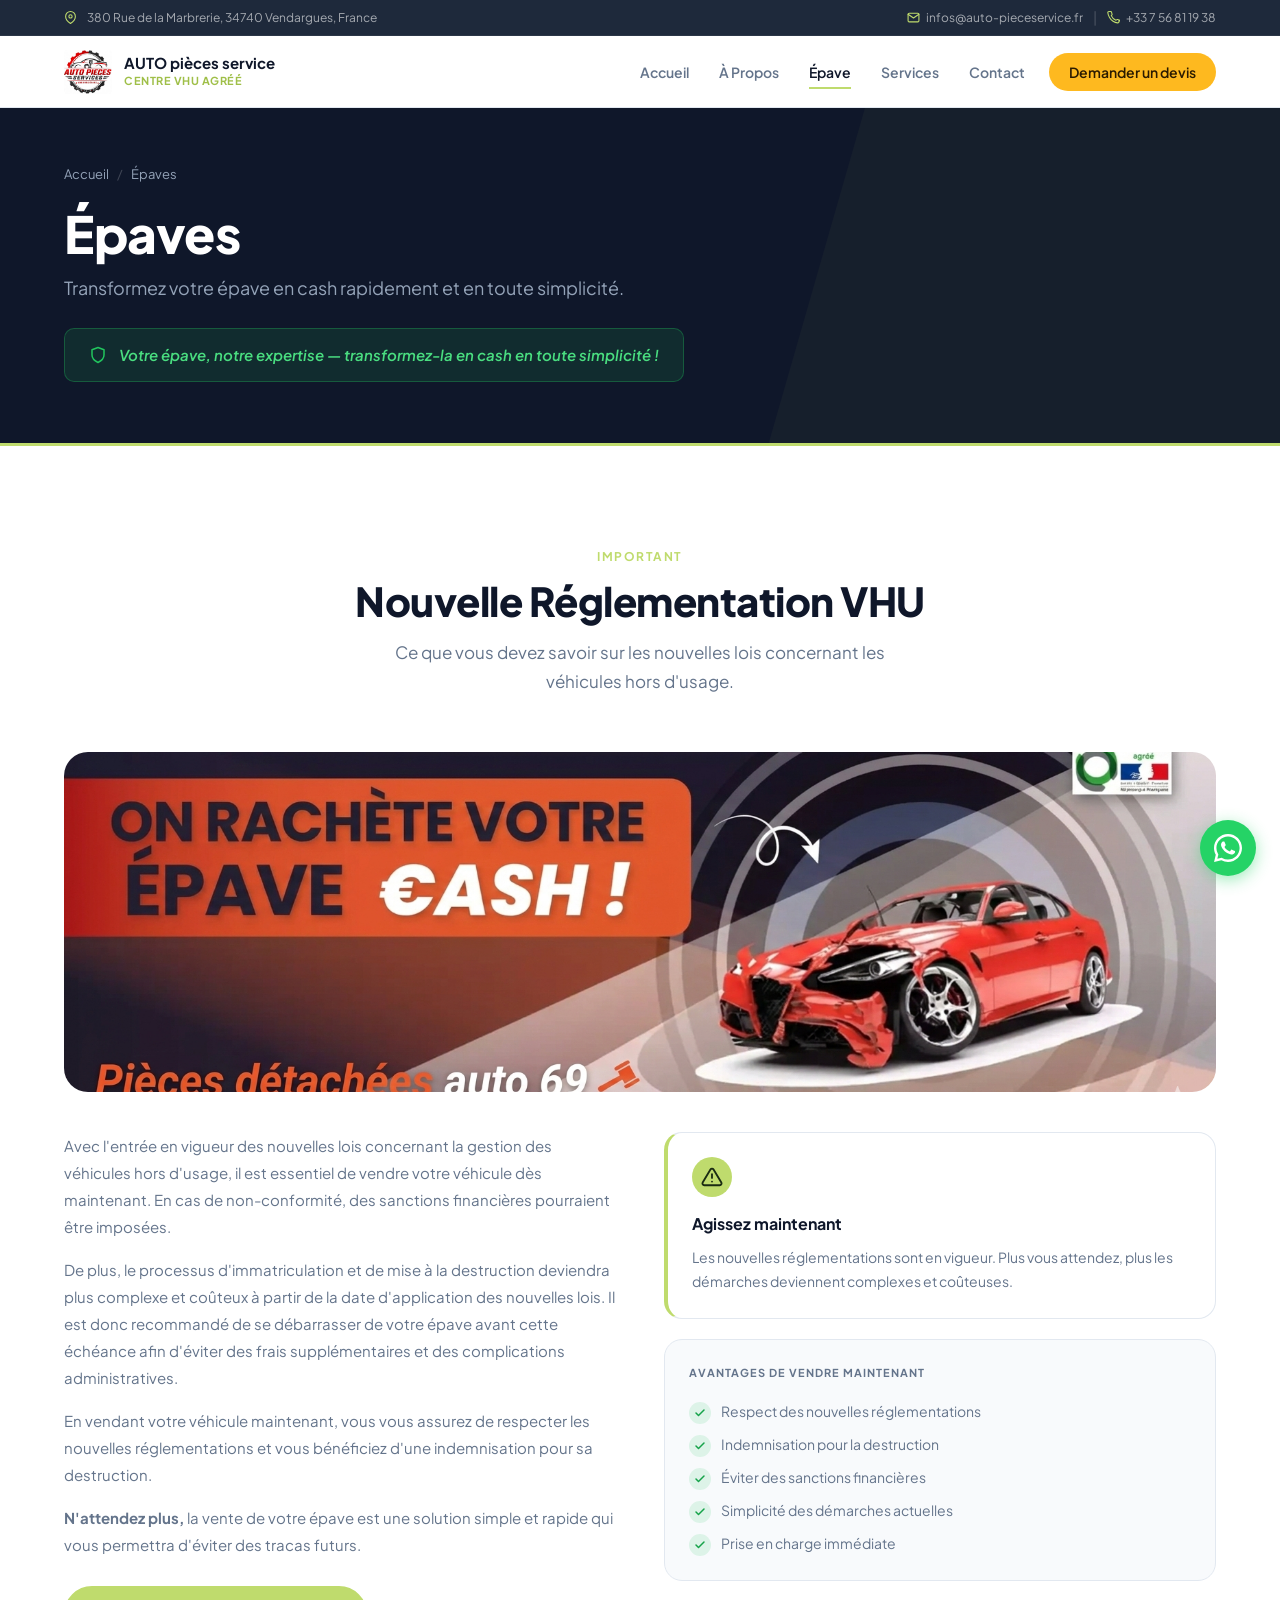
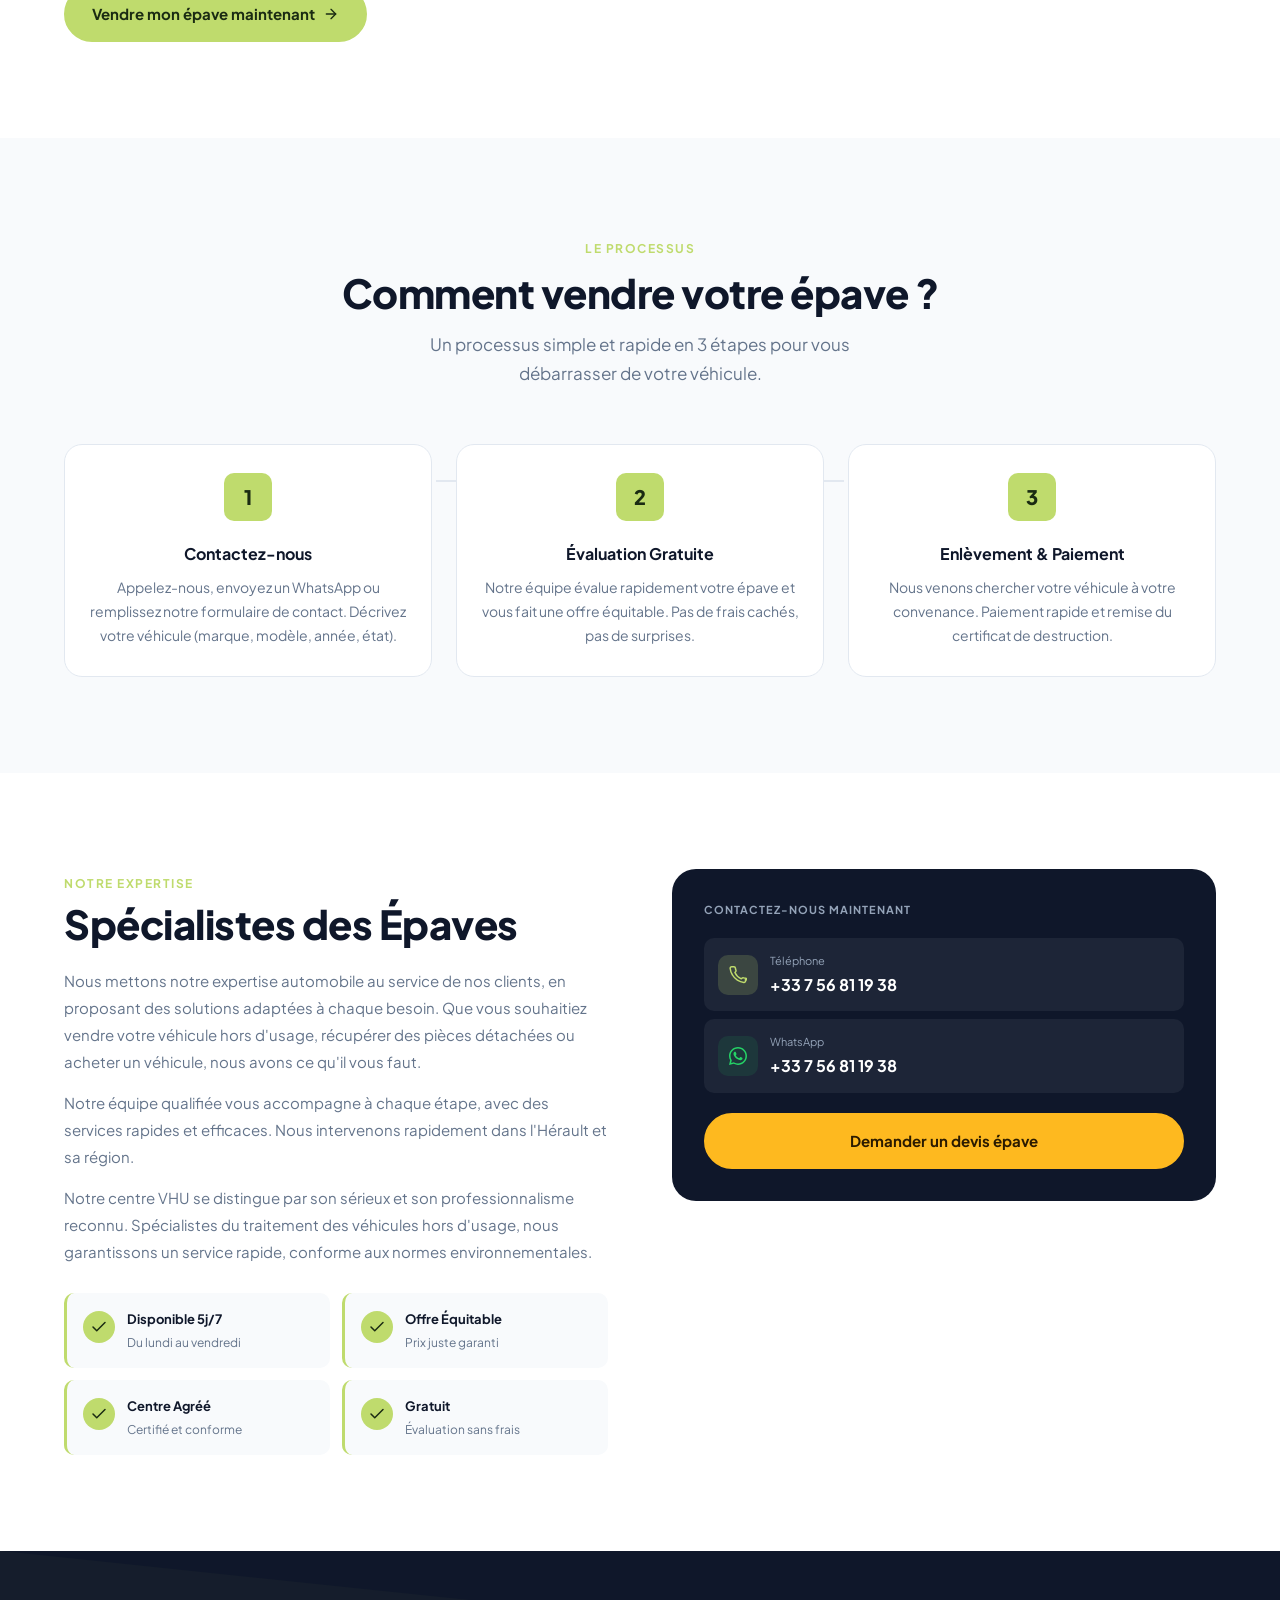
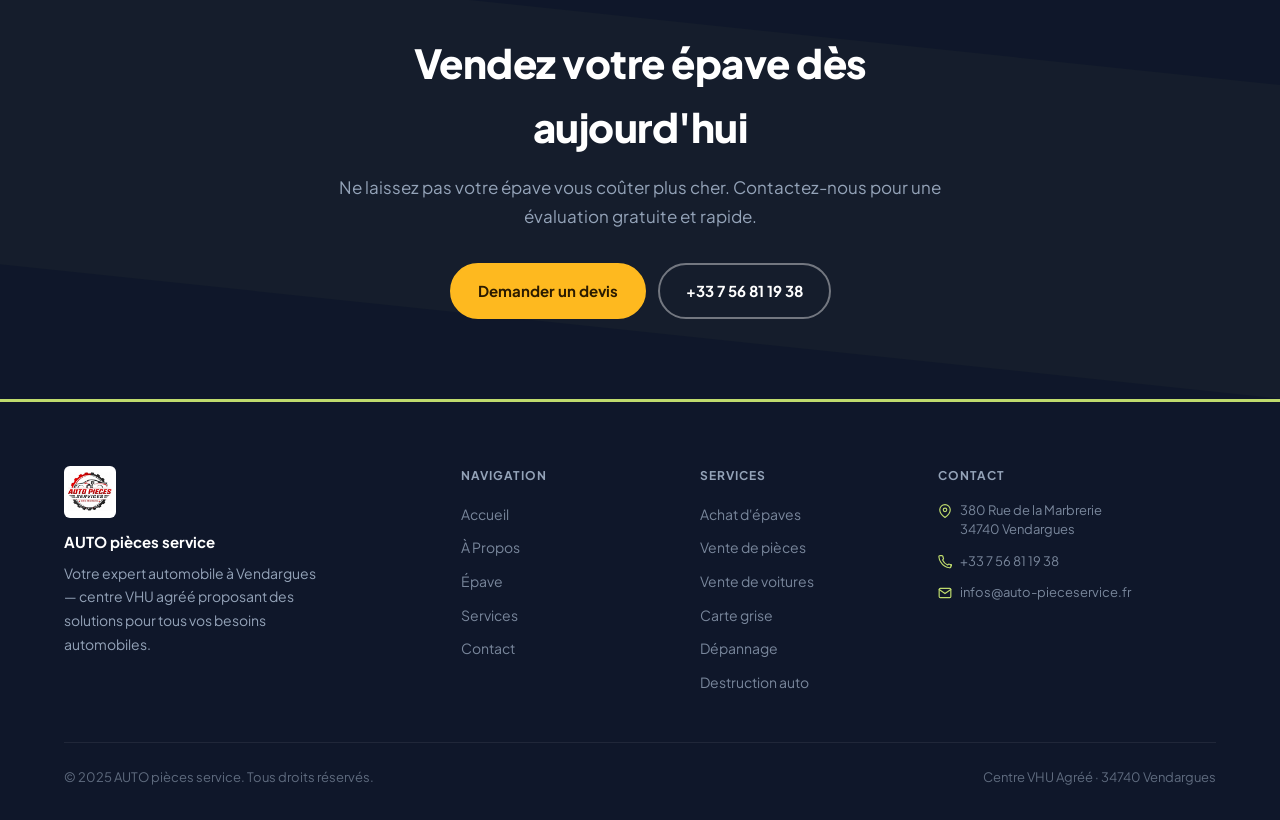
<file: epave.html>
<!DOCTYPE html>
<html lang="fr">
<head>
  <meta charset="UTF-8">
    <link rel="icon" href="assets/logo-new.png" type="image/png">
  <meta name="viewport" content="width=device-width, initial-scale=1.0">
  <meta name="description" content="Épaves — AUTO pièces service. Vendez votre véhicule hors d'usage rapidement et en toute simplicité. Centre VHU agréé à Vendargues, Montpellier.">
  <title>Épaves — AUTO pièces service</title>
  <link rel="preconnect" href="https://fonts.googleapis.com">
  <link rel="preconnect" href="https://fonts.gstatic.com" crossorigin>
  <link href="https://fonts.googleapis.com/css2?family=Plus+Jakarta+Sans:wght@400;500;600;700;800&display=swap" rel="stylesheet">
  <link rel="stylesheet" href="css/style.css">
</head>
<body>

  <!-- TOPBAR -->
  <div class="topbar">
    <div class="container">
      <div class="topbar__inner">
        <div class="topbar__left">
          <svg width="13" height="13" viewBox="0 0 24 24" fill="none" stroke="currentColor" stroke-width="2" stroke-linecap="round" stroke-linejoin="round"><path d="M21 10c0 7-9 13-9 13s-9-6-9-13a9 9 0 0 1 18 0z"/><circle cx="12" cy="10" r="3"/></svg>
          <span>380 Rue de la Marbrerie, 34740 Vendargues, France</span>
        </div>
        <div class="topbar__right">
          <a href="mailto:infos@auto-pieceservice.fr">
            <svg width="13" height="13" viewBox="0 0 24 24" fill="none" stroke="currentColor" stroke-width="2" stroke-linecap="round" stroke-linejoin="round"><path d="M4 4h16c1.1 0 2 .9 2 2v12c0 1.1-.9 2-2 2H4c-1.1 0-2-.9-2-2V6c0-1.1.9-2 2-2z"/><polyline points="22,6 12,13 2,6"/></svg>
            infos@auto-pieceservice.fr
          </a>
          <span class="topbar__sep">|</span>
          <a href="tel:+33756811938">
            <svg width="13" height="13" viewBox="0 0 24 24" fill="none" stroke="currentColor" stroke-width="2" stroke-linecap="round" stroke-linejoin="round"><path d="M22 16.92v3a2 2 0 0 1-2.18 2 19.79 19.79 0 0 1-8.63-3.07A19.5 19.5 0 0 1 4.64 12a19.79 19.79 0 0 1-3.07-8.67A2 2 0 0 1 3.55 1h3a2 2 0 0 1 2 1.72c.127.96.361 1.903.7 2.81a2 2 0 0 1-.45 2.11L7.91 8.59a16 16 0 0 0 8.5 8.5l.96-.87a2 2 0 0 1 2.11-.45c.907.339 1.85.573 2.81.7A2 2 0 0 1 24 18.54z"/></svg>
            +33 7 56 81 19 38
          </a>
        </div>
      </div>
    </div>
  </div>

  <!-- HEADER -->
  <header class="header" id="header">
    <div class="container">
      <div class="header__inner">
        <a href="/" class="header__logo">
          <img src="assets/logo-new.png" onerror="this.style.display='none'" alt="AUTO pièces service" class="logo__img">
          <div class="logo__info">
            <span class="logo__name">AUTO pièces service</span>
            <span class="logo__sub">Centre VHU Agréé</span>
          </div>
        </a>
                <nav class="nav" id="nav" aria-label="Navigation principale">
          <a href="/"    class="nav__link">Accueil</a>
          <a href="/apropos"  class="nav__link">À Propos</a>
          <a href="/epave"    class="nav__link active">Épave</a>
          <a href="/services" class="nav__link">Services</a>
          <a href="/contact"  class="nav__link">Contact</a>
          <button class="nav__link nav__cta" data-open-modal>Demander un devis</button>
        </nav>
        <button class="burger" id="burger" aria-label="Ouvrir le menu" aria-expanded="false">
          <span></span><span></span><span></span>
        </button>
      </div>
    </div>
  </header>

  <main>

    <!-- PAGE BANNER -->
    <section class="page-banner">
      <div class="container">
        <div class="page-banner__inner">
          <div class="breadcrumb">
            <a href="/">Accueil</a>
            <span class="breadcrumb__sep">/</span>
            <span>Épaves</span>
          </div>
          <h1>Épaves</h1>
          <p>Transformez votre épave en cash rapidement et en toute simplicité.</p>
          <div class="epave-hero-band">
            <svg width="18" height="18" viewBox="0 0 24 24" fill="none" stroke="currentColor" stroke-width="2" stroke-linecap="round" stroke-linejoin="round"><path d="M12 22s8-4 8-10V5l-8-3-8 3v7c0 6 8 10 8 10z"/></svg>
            Votre épave, notre expertise — transformez-la en cash en toute simplicité !
          </div>
        </div>
      </div>
    </section>

    <!-- NOUVELLE RÉGLEMENTATION -->
    <section class="section section--white">
      <div class="container">
        <div class="section-header">
          <div class="section-label">Important</div>
          <h2 class="section-title">Nouvelle Réglementation VHU</h2>
          <p class="section-desc">Ce que vous devez savoir sur les nouvelles lois concernant les véhicules hors d'usage.</p>
        </div>
        <!-- Photo épave pleine largeur -->
        <div class="epave-img-wrap">
          <img src="assets/epave-photo.jpg" loading="lazy" alt="Épave automobile — Centre VHU Agréé Vendargues Montpellier">
        </div>
        <div class="epave-content">
          <div class="epave-text">
            <p>Avec l'entrée en vigueur des nouvelles lois concernant la gestion des véhicules hors d'usage, il est essentiel de vendre votre véhicule dès maintenant. En cas de non-conformité, des sanctions financières pourraient être imposées.</p>
            <p>De plus, le processus d'immatriculation et de mise à la destruction deviendra plus complexe et coûteux à partir de la date d'application des nouvelles lois. Il est donc recommandé de se débarrasser de votre épave avant cette échéance afin d'éviter des frais supplémentaires et des complications administratives.</p>
            <p>En vendant votre véhicule maintenant, vous vous assurez de respecter les nouvelles réglementations et vous bénéficiez d'une indemnisation pour sa destruction.</p>
            <p><strong>N'attendez plus,</strong> la vente de votre épave est une solution simple et rapide qui vous permettra d'éviter des tracas futurs.</p>
            <div style="margin-top:28px">
              <a href="/contact" class="btn btn--primary">
                Vendre mon épave maintenant
                <svg width="16" height="16" viewBox="0 0 24 24" fill="none" stroke="currentColor" stroke-width="2" stroke-linecap="round" stroke-linejoin="round"><line x1="5" y1="12" x2="19" y2="12"/><polyline points="12 5 19 12 12 19"/></svg>
              </a>
            </div>
          </div>
          <div class="epave-aside">
            <div class="notice-card notice-card--alert" style="margin-bottom:20px">
              <div class="notice-card__icon">
                <svg width="22" height="22" viewBox="0 0 24 24" fill="none" stroke="currentColor" stroke-width="2" stroke-linecap="round" stroke-linejoin="round"><path d="M10.29 3.86L1.82 18a2 2 0 0 0 1.71 3h16.94a2 2 0 0 0 1.71-3L13.71 3.86a2 2 0 0 0-3.42 0z"/><line x1="12" y1="9" x2="12" y2="13"/><line x1="12" y1="17" x2="12.01" y2="17"/></svg>
              </div>
              <h3>Agissez maintenant</h3>
              <p>Les nouvelles réglementations sont en vigueur. Plus vous attendez, plus les démarches deviennent complexes et coûteuses.</p>
            </div>
            <div style="background:var(--light);border-radius:var(--radius-lg);padding:24px;border:1px solid var(--border)">
              <div style="font-size:11px;font-weight:700;text-transform:uppercase;letter-spacing:1px;color:var(--gray);margin-bottom:16px">Avantages de vendre maintenant</div>
              <div class="check-list">
                <div class="check-item">
                  <div class="check-item__icon"><svg width="12" height="12" viewBox="0 0 24 24" fill="none" stroke="currentColor" stroke-width="3" stroke-linecap="round" stroke-linejoin="round"><polyline points="20 6 9 17 4 12"/></svg></div>
                  <span>Respect des nouvelles réglementations</span>
                </div>
                <div class="check-item">
                  <div class="check-item__icon"><svg width="12" height="12" viewBox="0 0 24 24" fill="none" stroke="currentColor" stroke-width="3" stroke-linecap="round" stroke-linejoin="round"><polyline points="20 6 9 17 4 12"/></svg></div>
                  <span>Indemnisation pour la destruction</span>
                </div>
                <div class="check-item">
                  <div class="check-item__icon"><svg width="12" height="12" viewBox="0 0 24 24" fill="none" stroke="currentColor" stroke-width="3" stroke-linecap="round" stroke-linejoin="round"><polyline points="20 6 9 17 4 12"/></svg></div>
                  <span>Éviter des sanctions financières</span>
                </div>
                <div class="check-item">
                  <div class="check-item__icon"><svg width="12" height="12" viewBox="0 0 24 24" fill="none" stroke="currentColor" stroke-width="3" stroke-linecap="round" stroke-linejoin="round"><polyline points="20 6 9 17 4 12"/></svg></div>
                  <span>Simplicité des démarches actuelles</span>
                </div>
                <div class="check-item">
                  <div class="check-item__icon"><svg width="12" height="12" viewBox="0 0 24 24" fill="none" stroke="currentColor" stroke-width="3" stroke-linecap="round" stroke-linejoin="round"><polyline points="20 6 9 17 4 12"/></svg></div>
                  <span>Prise en charge immédiate</span>
                </div>
              </div>
            </div>
          </div>
        </div>
      </div>
    </section>

    <!-- COMMENT ÇA MARCHE -->
    <section class="section">
      <div class="container">
        <div class="section-header">
          <div class="section-label">Le processus</div>
          <h2 class="section-title">Comment vendre votre épave ?</h2>
          <p class="section-desc">Un processus simple et rapide en 3 étapes pour vous débarrasser de votre véhicule.</p>
        </div>
        <div class="steps-grid">
          <div class="step-card">
            <div class="step-card__number">1</div>
            <h3 class="step-card__title">Contactez-nous</h3>
            <p class="step-card__desc">Appelez-nous, envoyez un WhatsApp ou remplissez notre formulaire de contact. Décrivez votre véhicule (marque, modèle, année, état).</p>
          </div>
          <div class="step-card">
            <div class="step-card__number">2</div>
            <h3 class="step-card__title">Évaluation Gratuite</h3>
            <p class="step-card__desc">Notre équipe évalue rapidement votre épave et vous fait une offre équitable. Pas de frais cachés, pas de surprises.</p>
          </div>
          <div class="step-card">
            <div class="step-card__number">3</div>
            <h3 class="step-card__title">Enlèvement &amp; Paiement</h3>
            <p class="step-card__desc">Nous venons chercher votre véhicule à votre convenance. Paiement rapide et remise du certificat de destruction.</p>
          </div>
        </div>
      </div>
    </section>

    <!-- NOTRE EXPERTISE -->
    <section class="section section--white">
      <div class="container">
        <div class="apropos__layout">
          <div class="apropos__text">
            <div class="section-label">Notre expertise</div>
            <h2 class="section-title">Spécialistes des Épaves</h2>
            <p>Nous mettons notre expertise automobile au service de nos clients, en proposant des solutions adaptées à chaque besoin. Que vous souhaitiez vendre votre véhicule hors d'usage, récupérer des pièces détachées ou acheter un véhicule, nous avons ce qu'il vous faut.</p>
            <p>Notre équipe qualifiée vous accompagne à chaque étape, avec des services rapides et efficaces. Nous intervenons rapidement dans l'Hérault et sa région.</p>
            <p>Notre centre VHU se distingue par son sérieux et son professionnalisme reconnu. Spécialistes du traitement des véhicules hors d'usage, nous garantissons un service rapide, conforme aux normes environnementales.</p>
            <div class="apropos__highlights">
              <div class="highlight">
                <div class="highlight__icon"><svg width="18" height="18" viewBox="0 0 24 24" fill="none" stroke="currentColor" stroke-width="2" stroke-linecap="round" stroke-linejoin="round"><polyline points="20 6 9 17 4 12"/></svg></div>
                <div>
                  <div class="highlight__title">Disponible 5j/7</div>
                  <div class="highlight__text">Du lundi au vendredi</div>
                </div>
              </div>
              <div class="highlight">
                <div class="highlight__icon"><svg width="18" height="18" viewBox="0 0 24 24" fill="none" stroke="currentColor" stroke-width="2" stroke-linecap="round" stroke-linejoin="round"><polyline points="20 6 9 17 4 12"/></svg></div>
                <div>
                  <div class="highlight__title">Offre Équitable</div>
                  <div class="highlight__text">Prix juste garanti</div>
                </div>
              </div>
              <div class="highlight">
                <div class="highlight__icon"><svg width="18" height="18" viewBox="0 0 24 24" fill="none" stroke="currentColor" stroke-width="2" stroke-linecap="round" stroke-linejoin="round"><polyline points="20 6 9 17 4 12"/></svg></div>
                <div>
                  <div class="highlight__title">Centre Agréé</div>
                  <div class="highlight__text">Certifié et conforme</div>
                </div>
              </div>
              <div class="highlight">
                <div class="highlight__icon"><svg width="18" height="18" viewBox="0 0 24 24" fill="none" stroke="currentColor" stroke-width="2" stroke-linecap="round" stroke-linejoin="round"><polyline points="20 6 9 17 4 12"/></svg></div>
                <div>
                  <div class="highlight__title">Gratuit</div>
                  <div class="highlight__text">Évaluation sans frais</div>
                </div>
              </div>
            </div>
          </div>
          <div class="apropos__notice">
            <div style="background:var(--dark);border-radius:var(--radius-xl);padding:32px;color:var(--white)">
              <div style="font-size:11px;font-weight:700;text-transform:uppercase;letter-spacing:1px;color:var(--gray-light);margin-bottom:20px">Contactez-nous maintenant</div>
              <a href="tel:+33756811938" style="display:flex;align-items:center;gap:12px;padding:14px;background:rgba(255,255,255,0.06);border-radius:var(--radius);margin-bottom:8px;transition:background 200ms ease">
                <div style="width:40px;height:40px;background:var(--primary-light);color:var(--primary);border-radius:var(--radius);display:flex;align-items:center;justify-content:center;flex-shrink:0">
                  <svg width="18" height="18" viewBox="0 0 24 24" fill="none" stroke="currentColor" stroke-width="2" stroke-linecap="round" stroke-linejoin="round"><path d="M22 16.92v3a2 2 0 0 1-2.18 2 19.79 19.79 0 0 1-8.63-3.07A19.5 19.5 0 0 1 4.64 12a19.79 19.79 0 0 1-3.07-8.67A2 2 0 0 1 3.55 1h3a2 2 0 0 1 2 1.72c.127.96.361 1.903.7 2.81a2 2 0 0 1-.45 2.11L7.91 8.59a16 16 0 0 0 8.5 8.5l.96-.87a2 2 0 0 1 2.11-.45c.907.339 1.85.573 2.81.7A2 2 0 0 1 24 18.54z"/></svg>
                </div>
                <div>
                  <div style="font-size:11px;color:var(--gray-light);margin-bottom:2px">Téléphone</div>
                  <div style="font-weight:700;font-size:16px">+33 7 56 81 19 38</div>
                </div>
              </a>
              <a href="https://wa.me/33756811938?text=Bonjour%2C+je+voudrais+vendre+mon+épave." target="_blank" rel="noopener" style="display:flex;align-items:center;gap:12px;padding:14px;background:rgba(255,255,255,0.06);border-radius:var(--radius);margin-bottom:8px">
                <div style="width:40px;height:40px;background:rgba(37,211,102,0.1);color:#25D366;border-radius:var(--radius);display:flex;align-items:center;justify-content:center;flex-shrink:0">
                  <svg width="18" height="18" viewBox="0 0 24 24" fill="currentColor"><path d="M17.472 14.382c-.297-.149-1.758-.867-2.03-.967-.273-.099-.471-.148-.67.15-.197.297-.767.966-.94 1.164-.173.199-.347.223-.644.075-.297-.15-1.255-.463-2.39-1.475-.883-.788-1.48-1.761-1.653-2.059-.173-.297-.018-.458.13-.606.134-.133.298-.347.446-.52.149-.174.198-.298.298-.497.099-.198.05-.371-.025-.52-.075-.149-.669-1.612-.916-2.207-.242-.579-.487-.5-.669-.51-.173-.008-.371-.01-.57-.01-.198 0-.52.074-.792.372-.272.297-1.04 1.016-1.04 2.479 0 1.462 1.065 2.875 1.213 3.074.149.198 2.096 3.2 5.077 4.487.709.306 1.262.489 1.694.625.712.227 1.36.195 1.871.118.571-.085 1.758-.719 2.006-1.413.248-.694.248-1.289.173-1.413-.074-.124-.272-.198-.57-.347z"/><path d="M11.997 0C5.373 0 0 5.373 0 11.997c0 2.117.554 4.102 1.523 5.83L.057 23.943l6.266-1.445a11.94 11.94 0 0 0 5.674 1.443c6.624 0 11.997-5.373 11.997-11.997C23.994 5.373 18.621 0 11.997 0zm0 21.94a9.938 9.938 0 0 1-5.063-1.377l-.363-.215-3.722.858.891-3.621-.237-.372A9.929 9.929 0 0 1 2.06 12c0-5.483 4.457-9.94 9.94-9.94 5.482 0 9.94 4.457 9.94 9.94 0 5.482-4.458 9.94-9.943 9.94z"/></svg>
                </div>
                <div>
                  <div style="font-size:11px;color:var(--gray-light);margin-bottom:2px">WhatsApp</div>
                  <div style="font-weight:700;font-size:16px">+33 7 56 81 19 38</div>
                </div>
              </a>
              <div style="margin-top:20px">
                <a href="/contact" class="btn btn--accent btn--full">Demander un devis épave</a>
              </div>
            </div>
          </div>
        </div>
      </div>
    </section>

    <!-- CTA -->
    <section class="cta-banner">
      <div class="container">
        <div class="cta-banner__inner">
          <h2>Vendez votre épave dès aujourd'hui</h2>
          <p>Ne laissez pas votre épave vous coûter plus cher. Contactez-nous pour une évaluation gratuite et rapide.</p>
          <div class="cta-banner__actions">
            <a href="/contact" class="btn btn--accent">Demander un devis</a>
            <a href="tel:+33756811938" class="btn btn--ghost">+33 7 56 81 19 38</a>
          </div>
        </div>
      </div>
    </section>

  </main>

  <!-- FOOTER -->
  <footer class="footer">
    <div class="container">
      <div class="footer__grid">
        <div class="footer__col footer__col--brand">
          <img src="assets/logo-new.png" onerror="this.style.display='none'" alt="" class="footer__logo-img">
          <div style="color:#fff;font-size:15px;font-weight:700;margin-bottom:8px">AUTO pièces service</div>
          <p>Votre expert automobile à Vendargues — centre VHU agréé proposant des solutions pour tous vos besoins automobiles.</p>
        </div>
        <div class="footer__col">
          <div class="footer__col-title">Navigation</div>
          <ul class="footer__links">
            <li><a href="/"    class="footer__link">Accueil</a></li>
            <li><a href="/apropos"  class="footer__link">À Propos</a></li>
            <li><a href="/epave"    class="footer__link">Épave</a></li>
            <li><a href="/services" class="footer__link">Services</a></li>
            <li><a href="/contact"  class="footer__link">Contact</a></li>
          </ul>
        </div>
        <div class="footer__col">
          <div class="footer__col-title">Services</div>
          <ul class="footer__links">
            <li><a href="/services" class="footer__link">Achat d'épaves</a></li>
            <li><a href="/services" class="footer__link">Vente de pièces</a></li>
            <li><a href="/services" class="footer__link">Vente de voitures</a></li>
            <li><a href="/services" class="footer__link">Carte grise</a></li>
            <li><a href="/services" class="footer__link">Dépannage</a></li>
            <li><a href="/services" class="footer__link">Destruction auto</a></li>
          </ul>
        </div>
        <div class="footer__col">
          <div class="footer__col-title">Contact</div>
          <div class="footer__contacts">
            <div class="footer__contact-item">
              <svg width="14" height="14" viewBox="0 0 24 24" fill="none" stroke="currentColor" stroke-width="2" stroke-linecap="round" stroke-linejoin="round"><path d="M21 10c0 7-9 13-9 13s-9-6-9-13a9 9 0 0 1 18 0z"/><circle cx="12" cy="10" r="3"/></svg>
              380 Rue de la Marbrerie<br>34740 Vendargues
            </div>
            <a href="tel:+33756811938" class="footer__contact-item">
              <svg width="14" height="14" viewBox="0 0 24 24" fill="none" stroke="currentColor" stroke-width="2" stroke-linecap="round" stroke-linejoin="round"><path d="M22 16.92v3a2 2 0 0 1-2.18 2 19.79 19.79 0 0 1-8.63-3.07A19.5 19.5 0 0 1 4.64 12a19.79 19.79 0 0 1-3.07-8.67A2 2 0 0 1 3.55 1h3a2 2 0 0 1 2 1.72c.127.96.361 1.903.7 2.81a2 2 0 0 1-.45 2.11L7.91 8.59a16 16 0 0 0 8.5 8.5l.96-.87a2 2 0 0 1 2.11-.45c.907.339 1.85.573 2.81.7A2 2 0 0 1 24 18.54z"/></svg>
              +33 7 56 81 19 38
            </a>
            <a href="mailto:infos@auto-pieceservice.fr" class="footer__contact-item">
              <svg width="14" height="14" viewBox="0 0 24 24" fill="none" stroke="currentColor" stroke-width="2" stroke-linecap="round" stroke-linejoin="round"><path d="M4 4h16c1.1 0 2 .9 2 2v12c0 1.1-.9 2-2 2H4c-1.1 0-2-.9-2-2V6c0-1.1.9-2 2-2z"/><polyline points="22,6 12,13 2,6"/></svg>
              infos@auto-pieceservice.fr
            </a>
          </div>
        </div>
      </div>
      <div class="footer__bottom">
        <span>&copy; 2025 AUTO pièces service. Tous droits réservés.</span>
        <span>Centre VHU Agréé · 34740 Vendargues</span>
      </div>
    </div>
  </footer>

  <a href="https://wa.me/33756811938?text=Bonjour%2C+je+voudrais+vendre+mon+épave." class="whatsapp-fab" target="_blank" rel="noopener" aria-label="Contacter sur WhatsApp">
    <svg width="28" height="28" viewBox="0 0 24 24" fill="currentColor"><path d="M17.472 14.382c-.297-.149-1.758-.867-2.03-.967-.273-.099-.471-.148-.67.15-.197.297-.767.966-.94 1.164-.173.199-.347.223-.644.075-.297-.15-1.255-.463-2.39-1.475-.883-.788-1.48-1.761-1.653-2.059-.173-.297-.018-.458.13-.606.134-.133.298-.347.446-.52.149-.174.198-.298.298-.497.099-.198.05-.371-.025-.52-.075-.149-.669-1.612-.916-2.207-.242-.579-.487-.5-.669-.51-.173-.008-.371-.01-.57-.01-.198 0-.52.074-.792.372-.272.297-1.04 1.016-1.04 2.479 0 1.462 1.065 2.875 1.213 3.074.149.198 2.096 3.2 5.077 4.487.709.306 1.262.489 1.694.625.712.227 1.36.195 1.871.118.571-.085 1.758-.719 2.006-1.413.248-.694.248-1.289.173-1.413-.074-.124-.272-.198-.57-.347z"/><path d="M11.997 0C5.373 0 0 5.373 0 11.997c0 2.117.554 4.102 1.523 5.83L.057 23.943l6.266-1.445a11.94 11.94 0 0 0 5.674 1.443c6.624 0 11.997-5.373 11.997-11.997C23.994 5.373 18.621 0 11.997 0zm0 21.94a9.938 9.938 0 0 1-5.063-1.377l-.363-.215-3.722.858.891-3.621-.237-.372A9.929 9.929 0 0 1 2.06 12c0-5.483 4.457-9.94 9.94-9.94 5.482 0 9.94 4.457 9.94 9.94 0 5.482-4.458 9.94-9.943 9.94z"/></svg>
  </a>

    <!-- MODAL DEVIS -->
  <div class="modal-overlay" id="devisModal" role="dialog" aria-modal="true" aria-label="Demander un devis">
    <div class="modal">
      <button class="modal__close" id="closeModal" aria-label="Fermer la fenêtre">
        <svg width="20" height="20" viewBox="0 0 24 24" fill="none" stroke="currentColor" stroke-width="2.5" stroke-linecap="round" stroke-linejoin="round"><line x1="18" y1="6" x2="6" y2="18"/><line x1="6" y1="6" x2="18" y2="18"/></svg>
      </button>
      <div class="section-label">Devis gratuit</div>
      <h2 class="modal__title">Demander un devis</h2>
      <p class="modal__sub">Remplissez ce formulaire, nous vous répondons dans les plus brefs délais.</p>
      <form id="modalDevisForm" novalidate>
        <div class="form-row">
          <div class="form-group">
            <label class="form-label" for="m-nom">Nom <span>*</span></label>
            <input type="text" id="m-nom" name="nom" class="form-input" placeholder="Votre nom" required autocomplete="name">
          </div>
          <div class="form-group">
            <label class="form-label" for="m-tel">Téléphone <span>*</span></label>
            <input type="tel" id="m-tel" name="telephone" class="form-input" placeholder="+33 6 00 00 00 00" required autocomplete="tel">
          </div>
        </div>
        <div class="form-group">
          <label class="form-label" for="m-email">Email <span>*</span></label>
          <input type="email" id="m-email" name="email" class="form-input" placeholder="votre@email.fr" required autocomplete="email">
        </div>
        <div class="form-group">
          <label class="form-label" for="m-service">Service souhaité <span>*</span></label>
          <select id="m-service" name="service" class="form-select" required>
            <option value="">— Choisir un service —</option>
            <option value="Achat d'épaves">Achat d'épaves</option>
            <option value="Vente de pièces">Vente de pièces</option>
            <option value="Vente de voitures">Vente de voitures</option>
            <option value="Carte grise">Carte grise</option>
            <option value="Dépannage">Dépannage</option>
            <option value="Destruction automobile">Destruction automobile</option>
            <option value="Autre">Autre</option>
          </select>
        </div>
        <div class="form-group">
          <label class="form-label" for="m-message">Message <span>*</span></label>
          <textarea id="m-message" name="message" class="form-textarea" placeholder="Décrivez votre demande…" rows="3" required style="min-height:90px"></textarea>
        </div>
        <input type="text" name="website" style="display:none" tabindex="-1" autocomplete="off">
        <button type="submit" class="form-submit" id="modalSubmitBtn">
          <span class="btn-text">
            <svg width="18" height="18" viewBox="0 0 24 24" fill="none" stroke="currentColor" stroke-width="2" stroke-linecap="round" stroke-linejoin="round"><line x1="22" y1="2" x2="11" y2="13"/><polygon points="22 2 15 22 11 13 2 9 22 2"/></svg>
            Envoyer ma demande
          </span>
          <span class="btn-loader" style="display:none">
            <svg class="spinner" width="18" height="18" viewBox="0 0 24 24" fill="none" stroke="currentColor" stroke-width="2" stroke-linecap="round" stroke-linejoin="round"><path d="M21 12a9 9 0 1 1-6.219-8.56"/></svg>
            Envoi en cours…
          </span>
        </button>
        <div id="modalFormMsg" class="form-message"></div>
      </form>
    </div>
  </div>

  <script src="js/main.js"></script>
</body>
</html>
</file>
<file: css/style.css>
/* ================================================================
   AUTO PIÈCES SERVICE — Stylesheet
   Design : moderne, flat, sans dégradés
   Palette : #BFDB6D (vert anis) · #0F172A (dark) · #FFFFFF (blanc)
================================================================ */

/* ----------------------------------------------------------------
   1. VARIABLES
---------------------------------------------------------------- */
:root {
  --primary:       #BFDB6D;
  --primary-dark:  #9FBF48;
  --primary-light: rgba(191, 219, 109, 0.18);
  --on-primary:    #1A2B12;
  --accent:        #FEB91F;
  --accent-dark:   #D99A0E;
  --on-accent:     #2B1B00;
  --dark:          #0F172A;
  --dark-2:        #1E293B;
  --gray:          #64748B;
  --gray-light:    #94A3B8;
  --border:        #E2E8F0;
  --light:         #F8FAFC;
  --white:         #FFFFFF;
  --wa:            #25D366;
  --yellow:        #F59E0B;

  --font: 'Plus Jakarta Sans', -apple-system, BlinkMacSystemFont, 'Segoe UI', sans-serif;

  --radius-sm: 6px;
  --radius:    10px;
  --radius-lg: 18px;
  --radius-xl: 24px;
  --radius-pill: 100px;

  --shadow-sm: 0 1px 2px rgba(15,23,42,0.06);
  --shadow:    0 2px 8px rgba(15,23,42,0.08);
  --shadow-md: 0 8px 20px rgba(15,23,42,0.10);
  --shadow-lg: 0 18px 40px rgba(15,23,42,0.14);

  --ease: 200ms ease;

  --topbar-h:  36px;
  --nav-h:     72px;
  --header-h:  calc(var(--topbar-h) + var(--nav-h)); /* 108px total */
  --container: 1200px;
}

/* ----------------------------------------------------------------
   2. RESET & BASE
---------------------------------------------------------------- */
*, *::before, *::after { box-sizing: border-box; margin: 0; padding: 0; }

html {
  scroll-behavior: smooth;
  scroll-padding-top: var(--header-h);
  -webkit-text-size-adjust: 100%;
}

body {
  font-family: var(--font);
  font-size: 16px;
  line-height: 1.6;
  color: var(--dark);
  background: var(--white);
  -webkit-font-smoothing: antialiased;
}

img, svg { display: block; max-width: 100%; }
a        { color: inherit; text-decoration: none; }
button   { cursor: pointer; border: none; background: none; font-family: inherit; font-size: inherit; }
ul, ol   { list-style: none; }
input, select, textarea, button { font-family: inherit; }

/* ----------------------------------------------------------------
   3. CONTAINER
---------------------------------------------------------------- */
.container {
  width: 100%;
  max-width: var(--container);
  margin: 0 auto;
  padding: 0 24px;
}

/* ----------------------------------------------------------------
   4. BUTTONS
---------------------------------------------------------------- */
.btn {
  display: inline-flex;
  align-items: center;
  gap: 8px;
  padding: 14px 26px;
  border-radius: var(--radius-pill);
  font-size: 15px;
  font-weight: 700;
  white-space: nowrap;
  transition: background var(--ease), color var(--ease),
              border-color var(--ease), box-shadow var(--ease);
  border: 2px solid transparent;
}

.btn--primary {
  background: var(--primary);
  color: var(--on-primary);
  border-color: var(--primary);
}
.btn--primary:hover {
  background: var(--primary-dark);
  border-color: var(--primary-dark);
  box-shadow: 0 6px 16px rgba(191, 219, 109, 0.4);
}

.btn--ghost {
  background: transparent;
  color: var(--white);
  border-color: rgba(255, 255, 255, 0.4);
}
.btn--ghost:hover {
  background: var(--primary);
  color: var(--on-primary);
  border-color: var(--primary);
}

.btn--outline {
  background: transparent;
  color: var(--dark);
  border-color: var(--dark);
}
.btn--outline:hover {
  background: var(--primary);
  color: var(--on-primary);
  border-color: var(--primary);
}

.btn--dark {
  background: var(--dark);
  color: var(--white);
  border-color: var(--dark);
}
.btn--dark:hover { background: var(--primary); color: var(--on-primary); border-color: var(--primary); }

.btn--accent {
  background: var(--accent);
  color: var(--on-accent);
  border-color: var(--accent);
}
.btn--accent:hover {
  background: var(--accent-dark);
  border-color: var(--accent-dark);
  box-shadow: 0 6px 16px rgba(254, 185, 31, 0.4);
}

.btn--full { width: 100%; justify-content: center; }

/* ----------------------------------------------------------------
   5. TOPBAR
---------------------------------------------------------------- */
.topbar {
  position: fixed;
  top: 0; left: 0; right: 0;
  z-index: 101;
  height: var(--topbar-h);
  background: var(--dark-2);
  border-bottom: 1px solid rgba(255,255,255,0.06);
  display: flex;
  align-items: center;
}

.topbar__inner {
  display: flex;
  align-items: center;
  justify-content: space-between;
  height: 100%;
  gap: 16px;
}

.topbar__left,
.topbar__right {
  display: flex;
  align-items: center;
  gap: 10px;
  font-size: 12px;
  color: rgba(255,255,255,0.6);
}

.topbar__left svg,
.topbar__right svg { flex-shrink: 0; color: var(--primary); }

.topbar__right a {
  display: flex;
  align-items: center;
  gap: 6px;
  color: rgba(255,255,255,0.6);
  transition: color var(--ease);
  font-size: 12px;
}
.topbar__right a:hover { color: var(--white); }

.topbar__sep {
  color: rgba(255,255,255,0.2);
  font-size: 14px;
}

/* ----------------------------------------------------------------
   6. HEADER
---------------------------------------------------------------- */
.header {
  position: fixed;
  top: var(--topbar-h);
  left: 0; right: 0;
  z-index: 100;
  height: var(--nav-h);
  background: var(--white);
  border-bottom: 1px solid var(--border);
  transition: box-shadow var(--ease);
}
.header.scrolled { box-shadow: var(--shadow-md); }

.header__inner {
  display: flex;
  align-items: center;
  height: var(--nav-h);
  gap: 24px;
}

/* Logo */
.header__logo {
  display: flex;
  align-items: center;
  gap: 12px;
  flex-shrink: 0;
}

.logo__img {
  width: 48px;
  height: 48px;
  object-fit: contain;
  border-radius: var(--radius-sm);
  mix-blend-mode: multiply;
  flex-shrink: 0;
}

.logo__info { display: flex; flex-direction: column; }

.logo__name {
  font-size: 15px;
  font-weight: 700;
  color: var(--dark);
  line-height: 1.2;
}
.logo__sub {
  font-size: 11px;
  font-weight: 700;
  color: var(--primary-dark);
  text-transform: uppercase;
  letter-spacing: 0.5px;
}

/* Nav */
.nav {
  display: flex;
  align-items: center;
  gap: 2px;
  margin-left: auto;
}

.nav__link {
  position: relative;
  padding: 8px 14px;
  font-size: 14px;
  font-weight: 600;
  color: var(--gray);
  transition: color var(--ease);
}
.nav__link::after {
  content: '';
  position: absolute;
  left: 14px; right: 14px; bottom: 2px;
  height: 2px;
  background: var(--primary);
  transform: scaleX(0);
  transform-origin: left;
  transition: transform var(--ease);
}
.nav__link:hover,
.nav__link.active {
  color: var(--dark);
}
.nav__link:hover::after,
.nav__link.active::after { transform: scaleX(1); }

.nav__cta {
  background: var(--accent) !important;
  color: var(--on-accent) !important;
  margin-left: 8px;
  padding: 10px 20px;
  border-radius: var(--radius-pill);
}
.nav__cta::after { display: none; }
.nav__cta:hover { background: var(--accent-dark) !important; }
.nav__cta.active { background: var(--accent-dark) !important; }

/* Burger */
.burger {
  display: none;
  flex-direction: column;
  justify-content: center;
  gap: 5px;
  width: 40px;
  height: 40px;
  padding: 8px;
  margin-left: auto;
  border-radius: var(--radius-sm);
  transition: background var(--ease);
}
.burger:hover { background: var(--light); }
.burger span {
  display: block;
  width: 22px; height: 2px;
  background: var(--dark);
  border-radius: 2px;
  transition: transform var(--ease), opacity var(--ease);
  transform-origin: center;
}
.burger.open span:nth-child(1) { transform: translateY(7px) rotate(45deg); }
.burger.open span:nth-child(2) { opacity: 0; transform: scaleX(0); }
.burger.open span:nth-child(3) { transform: translateY(-7px) rotate(-45deg); }

/* ----------------------------------------------------------------
   7. HERO (page Accueil)
---------------------------------------------------------------- */
.hero {
  min-height: 100vh;
  background: var(--dark);
  display: flex;
  align-items: center;
  padding-top: var(--header-h);
  position: relative;
  overflow: hidden;
}

/* Logo en filigrane derrière le contenu */
.hero__bg-logo {
  position: absolute;
  inset: 0;
  background-image: url('../assets/logo-new.png');
  background-repeat: no-repeat;
  background-position: right 8% center;
  background-size: 38% auto;
  filter: invert(1);
  opacity: 0.07;
  pointer-events: none;
  z-index: 0;
}

.hero::before {
  content: '';
  position: absolute;
  top: 0; right: 0;
  width: 45%; height: 100%;
  background: var(--primary);
  opacity: 0.04;
  clip-path: polygon(20% 0, 100% 0, 100% 100%, 0 100%);
  pointer-events: none;
  z-index: 0;
}
.hero::after {
  content: '';
  position: absolute;
  bottom: 0; left: 0; right: 0;
  height: 2px;
  background: var(--primary);
  opacity: 0.5;
  z-index: 1;
}

.hero__layout {
  display: grid;
  grid-template-columns: 1fr 400px;
  gap: 64px;
  align-items: center;
  padding: 80px 0;
  position: relative;
  z-index: 2;
}

.hero__badge {
  display: inline-flex;
  align-items: center;
  gap: 8px;
  padding: 7px 16px 7px 12px;
  background: rgba(255,255,255,0.06);
  border-left: 3px solid var(--primary);
  border-radius: var(--radius-sm);
  font-size: 12px;
  font-weight: 700;
  text-transform: uppercase;
  letter-spacing: 0.6px;
  color: var(--white);
  margin-bottom: 24px;
}
.hero__badge svg { color: var(--primary); }

.hero__title {
  font-size: clamp(36px, 5.5vw, 68px);
  font-weight: 800;
  color: var(--white);
  line-height: 1.05;
  letter-spacing: -1.5px;
  margin-bottom: 20px;
}

.hero__desc {
  font-size: 18px;
  color: var(--gray-light);
  line-height: 1.7;
  margin-bottom: 36px;
  max-width: 540px;
}

.hero__actions {
  display: flex;
  flex-wrap: wrap;
  gap: 12px;
  margin-bottom: 40px;
}

.hero__meta {
  display: flex;
  flex-direction: column;
  gap: 10px;
  padding-top: 32px;
  border-top: 1px solid rgba(255,255,255,0.08);
}
.hero__meta-item {
  display: flex;
  align-items: center;
  gap: 10px;
  font-size: 14px;
  color: var(--gray-light);
}
.hero__meta-item svg { flex-shrink: 0; color: var(--primary); }

/* Contact card in hero */
.hero__card {
  background: var(--white);
  border-radius: var(--radius-xl);
  padding: 28px;
  box-shadow: var(--shadow-lg);
}
.hero__card-label {
  font-size: 11px;
  font-weight: 700;
  text-transform: uppercase;
  letter-spacing: 1.2px;
  color: var(--gray);
  margin-bottom: 20px;
}
.hero__card-items {
  display: flex;
  flex-direction: column;
  gap: 4px;
  margin-bottom: 24px;
}
.hero__card-item {
  display: flex;
  align-items: center;
  gap: 12px;
  padding: 12px;
  border-radius: var(--radius);
  transition: background var(--ease);
  color: var(--dark);
}
.hero__card-item:hover { background: var(--light); }
.hero__card-item--addr:hover { background: transparent; cursor: default; }

.hero__card-icon {
  width: 40px; height: 40px;
  background: var(--primary);
  color: var(--on-primary);
  border-radius: 50%;
  display: flex; align-items: center; justify-content: center;
  flex-shrink: 0;
}
.hero__card-icon--wa { background: rgba(37,211,102,0.1); color: var(--wa); }

.hero__card-label-sm {
  font-size: 11px; color: var(--gray); margin-bottom: 2px; font-weight: 500;
}
.hero__card-value {
  font-size: 14px; font-weight: 600; color: var(--dark); line-height: 1.4;
}

/* ----------------------------------------------------------------
   8. PAGE BANNER (pages internes)
---------------------------------------------------------------- */
.page-banner {
  background: var(--dark);
  padding-top: calc(var(--header-h) + 56px);
  padding-bottom: 64px;
  position: relative;
  overflow: hidden;
}

.page-banner::before {
  content: '';
  position: absolute;
  top: 0; right: 0;
  width: 40%; height: 100%;
  background: var(--primary);
  opacity: 0.04;
  clip-path: polygon(25% 0, 100% 0, 100% 100%, 0 100%);
}
.page-banner::after {
  content: '';
  position: absolute;
  bottom: 0; left: 0; right: 0;
  height: 3px;
  background: var(--primary);
}

.page-banner__inner {
  position: relative;
  z-index: 1;
}

.breadcrumb {
  display: flex;
  align-items: center;
  gap: 8px;
  font-size: 13px;
  color: var(--gray-light);
  margin-bottom: 20px;
}
.breadcrumb a { transition: color var(--ease); }
.breadcrumb a:hover { color: var(--white); }
.breadcrumb__sep { color: rgba(255,255,255,0.2); }

.page-banner h1 {
  font-size: clamp(32px, 4vw, 56px);
  font-weight: 800;
  color: var(--white);
  letter-spacing: -0.5px;
  margin-bottom: 12px;
  line-height: 1.1;
}
.page-banner p {
  font-size: 18px;
  color: var(--gray-light);
  max-width: 600px;
  line-height: 1.7;
}

/* ----------------------------------------------------------------
   9. SECTIONS COMMON
---------------------------------------------------------------- */
.section { padding: 96px 0; background: var(--light); }
.section--white { background: var(--white); }
.section--dark  { background: var(--dark); }
.section--tight { padding: 64px 0; }

.section-header { text-align: center; margin-bottom: 56px; }

.section-label {
  display: inline-block;
  font-size: 12px; font-weight: 700;
  text-transform: uppercase; letter-spacing: 1.5px;
  color: var(--primary); margin-bottom: 12px;
}
.section-label--light { color: rgba(159, 191, 72, 0.85); }

.section-title {
  font-size: clamp(26px, 3.5vw, 40px);
  font-weight: 800; color: var(--dark);
  letter-spacing: -0.5px; line-height: 1.15; margin-bottom: 14px;
}
.section-title--light { color: var(--white); }

.section-desc {
  font-size: 17px; color: var(--gray);
  max-width: 520px; margin: 0 auto; line-height: 1.7;
}
.section-desc--light { color: var(--gray-light); }

/* ----------------------------------------------------------------
   10. SERVICES GRID
---------------------------------------------------------------- */
.services-grid {
  display: grid;
  grid-template-columns: repeat(3, 1fr);
  gap: 20px;
}
.services-grid--2 { grid-template-columns: repeat(2, 1fr); }

.service-card {
  background: var(--white);
  border: 1px solid var(--border);
  border-top: 3px solid var(--dark);
  border-radius: var(--radius-lg);
  padding: 28px;
  transition: border-top-color var(--ease), box-shadow var(--ease);
}
.service-card:hover {
  border-top-color: var(--primary);
  box-shadow: var(--shadow-md);
}
.service-card__icon {
  width: 52px; height: 52px;
  background: var(--primary); color: var(--on-primary);
  border-radius: 50%;
  display: flex; align-items: center; justify-content: center;
  margin-bottom: 18px;
  transition: background var(--ease);
}
.service-card:hover .service-card__icon { background: var(--primary-dark); }
.service-card__title { font-size: 17px; font-weight: 700; color: var(--dark); margin-bottom: 10px; }
.service-card__desc  { font-size: 14px; color: var(--gray); line-height: 1.7; }

/* ----------------------------------------------------------------
   11. À PROPOS
---------------------------------------------------------------- */
.apropos__layout {
  display: grid;
  grid-template-columns: 1fr 1fr;
  gap: 64px;
  align-items: start;
}
.apropos__text .section-label,
.apropos__text .section-title { text-align: left; margin-bottom: 8px; }
.apropos__text .section-title { margin-bottom: 20px; }
.apropos__text p { color: var(--gray); line-height: 1.8; margin-bottom: 14px; font-size: 15px; }

.apropos__highlights {
  display: grid;
  grid-template-columns: 1fr 1fr;
  gap: 12px;
  margin-top: 28px;
}
.highlight {
  display: flex; align-items: flex-start; gap: 12px;
  padding: 16px; background: var(--light);
  border-radius: var(--radius); border-left: 3px solid var(--primary);
}
.highlight__icon {
  width: 32px; height: 32px;
  background: var(--primary); color: var(--on-primary);
  border-radius: 50%;
  display: flex; align-items: center; justify-content: center;
  flex-shrink: 0; margin-top: 2px;
}
.highlight__title { font-size: 13px; font-weight: 700; color: var(--dark); margin-bottom: 3px; }
.highlight__text  { font-size: 12px; color: var(--gray); }

/* Notice cards */
.apropos__notice { display: flex; flex-direction: column; gap: 20px; }

.notice-card { border-radius: var(--radius-lg); padding: 24px; }
.notice-card--alert {
  background: var(--white);
  border: 1px solid var(--border);
  border-left: 4px solid var(--primary);
}
.notice-card--info {
  background: #FFFBF0;
  border: 1px solid #FDE68A;
  border-left: 4px solid var(--yellow);
}
.notice-card__icon {
  width: 40px; height: 40px;
  border-radius: var(--radius);
  display: flex; align-items: center; justify-content: center;
  margin-bottom: 14px;
}
.notice-card--alert .notice-card__icon { background: var(--primary); color: var(--on-primary); border-radius: 50%; }
.notice-card--info  .notice-card__icon { background: rgba(245,158,11,0.1); color: #B45309; }
.notice-card h3 { font-size: 16px; font-weight: 700; color: var(--dark); margin-bottom: 10px; }
.notice-card p  { font-size: 14px; color: var(--gray); line-height: 1.7; margin-bottom: 8px; }
.notice-card p:last-of-type { margin-bottom: 0; }

/* ----------------------------------------------------------------
   12. ÉPAVE — STEPS
---------------------------------------------------------------- */
.steps-grid {
  display: grid;
  grid-template-columns: repeat(3, 1fr);
  gap: 24px;
  position: relative;
}
/* Connecteur horizontal entre les étapes */
.steps-grid::before {
  content: '';
  position: absolute;
  top: 36px; left: calc(33.33% - 12px); right: calc(33.33% - 12px);
  height: 2px;
  background: var(--border);
  z-index: 0;
}

.step-card {
  background: var(--white);
  border: 1px solid var(--border);
  border-radius: var(--radius-lg);
  padding: 28px 24px;
  text-align: center;
  position: relative;
  z-index: 1;
  transition: border-color var(--ease), box-shadow var(--ease);
}
.step-card:hover { border-color: var(--primary); box-shadow: var(--shadow-md); }

.step-card__number {
  width: 48px; height: 48px;
  background: var(--primary);
  color: var(--on-primary);
  border-radius: var(--radius);
  display: flex; align-items: center; justify-content: center;
  font-size: 20px; font-weight: 800;
  margin: 0 auto 20px;
  transition: background var(--ease);
}
.step-card:hover .step-card__number { background: var(--primary-dark); }
.step-card__title { font-size: 16px; font-weight: 700; color: var(--dark); margin-bottom: 10px; }
.step-card__desc  { font-size: 14px; color: var(--gray); line-height: 1.7; }

/* Épave hero info band */
.epave-hero-band {
  display: flex;
  align-items: center;
  gap: 12px;
  padding: 14px 24px;
  background: rgba(191, 219, 109, 0.18);
  border: 1px solid rgba(191, 219, 109, 0.35);
  border-radius: var(--radius);
  margin-top: 24px;
  width: fit-content;
  font-size: 15px;
  font-weight: 600;
  color: var(--white);
  font-style: italic;
}
.epave-hero-band svg { flex-shrink: 0; color: var(--primary); }

/* Épave full content section */
.epave-content {
  display: grid;
  grid-template-columns: 1fr 1fr;
  gap: 48px;
  align-items: start;
}
.epave-text p {
  font-size: 15px; color: var(--gray); line-height: 1.8; margin-bottom: 16px;
}
.epave-text p:last-child { margin-bottom: 0; }

.epave-aside {
  position: sticky;
  top: calc(var(--header-h) + 24px);
}

/* Avantages / checklist */
.check-list { display: flex; flex-direction: column; gap: 10px; margin-top: 20px; }
.check-item {
  display: flex; align-items: flex-start; gap: 10px;
  font-size: 14px; color: var(--gray); line-height: 1.5;
}
.check-item__icon {
  width: 22px; height: 22px;
  background: rgba(34,197,94,0.12);
  color: #16A34A;
  border-radius: 50%;
  display: flex; align-items: center; justify-content: center;
  flex-shrink: 0; margin-top: 1px;
}

/* ----------------------------------------------------------------
   13. CTA BANNER
---------------------------------------------------------------- */
.cta-banner {
  padding: 80px 0;
  background: var(--dark);
  text-align: center;
  position: relative;
  overflow: hidden;
}
.cta-banner::before {
  content: '';
  position: absolute;
  inset: 0;
  background: var(--primary);
  opacity: 0.03;
  clip-path: polygon(0 0, 100% 30%, 100% 100%, 0 70%);
}
.cta-banner__inner { position: relative; z-index: 1; max-width: 640px; margin: 0 auto; }
.cta-banner h2 { font-size: clamp(24px,3.5vw,40px); font-weight: 800; color: var(--white); margin-bottom: 14px; letter-spacing: -0.5px; }
.cta-banner p  { font-size: 17px; color: var(--gray-light); margin-bottom: 32px; line-height: 1.7; }
.cta-banner__actions { display: flex; justify-content: center; flex-wrap: wrap; gap: 12px; }

/* ----------------------------------------------------------------
   14. INFO CARDS (about page, etc.)
---------------------------------------------------------------- */
.info-grid {
  display: grid;
  grid-template-columns: repeat(auto-fit, minmax(220px, 1fr));
  gap: 20px;
}

.info-card {
  background: var(--white);
  border: 1px solid var(--border);
  border-radius: var(--radius-lg);
  padding: 24px;
  display: flex; align-items: flex-start; gap: 16px;
}
.info-card__icon {
  width: 44px; height: 44px;
  background: var(--primary); color: var(--on-primary);
  border-radius: 50%;
  display: flex; align-items: center; justify-content: center;
  flex-shrink: 0;
}
.info-card__title { font-size: 14px; font-weight: 700; color: var(--dark); margin-bottom: 4px; }
.info-card__text  { font-size: 13px; color: var(--gray); line-height: 1.6; }

/* ----------------------------------------------------------------
   15. HORAIRES (page À Propos)
---------------------------------------------------------------- */
.horaires-grid {
  max-width: 640px;
  margin: 0 auto;
  border: 1px solid rgba(255,255,255,0.08);
  border-radius: var(--radius-lg);
  overflow: hidden;
}
.horaire-row {
  display: flex; align-items: center; gap: 16px;
  padding: 16px 24px;
  border-bottom: 1px solid rgba(255,255,255,0.06);
  transition: background var(--ease);
}
.horaire-row:hover { background: rgba(255,255,255,0.03); }
.horaire-row:last-child { border-bottom: none; }
.horaire-row--closed { opacity: 0.45; }

.horaire-day { font-size: 15px; font-weight: 600; color: var(--white); min-width: 110px; }
.horaire-hours { font-size: 14px; color: var(--gray-light); flex: 1; }

.horaire-badge {
  font-size: 11px; font-weight: 700;
  text-transform: uppercase; letter-spacing: 0.8px;
  padding: 3px 10px; border-radius: 100px;
}
.horaire-badge--open   { background: rgba(34,197,94,0.15);  color: #4ADE80; }
.horaire-badge--closed { background: rgba(148,163,184,0.1); color: var(--gray-light); }

.horaires-note {
  display: flex; align-items: center; gap: 10px; justify-content: center;
  margin-top: 24px; font-size: 14px; color: var(--gray-light);
}
.horaires-note svg   { flex-shrink: 0; color: var(--primary); }
.horaires-note strong { color: var(--white); }

/* ----------------------------------------------------------------
   16. DEVIS FORM
---------------------------------------------------------------- */
.devis__layout {
  display: grid;
  grid-template-columns: 300px 1fr;
  gap: 48px;
  align-items: start;
}
.devis__info { position: sticky; top: calc(var(--header-h) + 24px); }
.devis__info .section-label,
.devis__info .section-title { text-align: left; margin-bottom: 8px; }
.devis__info .section-title { margin-bottom: 14px; }

.devis__desc { font-size: 15px; color: var(--gray); line-height: 1.7; margin-bottom: 28px; }

.devis__contacts { display: flex; flex-direction: column; gap: 4px; }
.devis__contact {
  display: flex; align-items: center; gap: 12px;
  padding: 12px; border-radius: var(--radius);
  transition: background var(--ease);
}
.devis__contact:hover { background: var(--light); }

.devis__contact-icon {
  width: 38px; height: 38px;
  background: var(--primary); color: var(--on-primary);
  border-radius: 50%;
  display: flex; align-items: center; justify-content: center;
  flex-shrink: 0;
}
.devis__contact-icon--wa { background: rgba(37,211,102,0.1); color: var(--wa); }
.devis__contact-label { font-size: 11px; color: var(--gray); font-weight: 500; margin-bottom: 2px; }
.devis__contact-value { font-size: 14px; font-weight: 600; color: var(--dark); }

/* Form card */
.form-card {
  background: var(--white);
  border: 1px solid var(--border);
  border-radius: var(--radius-xl);
  padding: 40px;
  box-shadow: var(--shadow-sm);
}
.form-row { display: grid; grid-template-columns: 1fr 1fr; gap: 20px; }
.form-group { margin-bottom: 22px; }

.form-label { display: block; font-size: 14px; font-weight: 600; color: var(--dark); margin-bottom: 8px; }
.form-label span { color: var(--primary); }

.form-input, .form-select, .form-textarea {
  width: 100%;
  padding: 11px 14px;
  border: 1.5px solid var(--border);
  border-radius: var(--radius);
  font-size: 15px; color: var(--dark); background: var(--white);
  outline: none;
  transition: border-color var(--ease), box-shadow var(--ease);
  appearance: none; -webkit-appearance: none;
}
.form-input::placeholder, .form-textarea::placeholder { color: var(--gray-light); }
.form-input:focus, .form-select:focus, .form-textarea:focus {
  border-color: var(--primary);
  box-shadow: 0 0 0 3px rgba(191, 219, 109, 0.18);
}
.form-input.invalid, .form-select.invalid, .form-textarea.invalid {
  border-color: #EF4444;
  box-shadow: 0 0 0 3px rgba(239,68,68,0.08);
}
.form-select {
  background-image: url("data:image/svg+xml,%3Csvg xmlns='http://www.w3.org/2000/svg' width='12' height='8' viewBox='0 0 12 8'%3E%3Cpath fill='%2364748B' d='M6 8L0 0h12z'/%3E%3C/svg%3E");
  background-repeat: no-repeat;
  background-position: right 14px center;
  padding-right: 40px; cursor: pointer;
}
.form-textarea { resize: vertical; min-height: 120px; line-height: 1.6; }

.form-error { display: none; font-size: 12px; color: #EF4444; margin-top: 6px; }
.form-error.show { display: block; }

.form-submit {
  width: 100%; padding: 16px 24px;
  background: var(--primary); color: var(--on-primary);
  border-radius: var(--radius-pill); font-size: 16px; font-weight: 700;
  display: flex; align-items: center; justify-content: center; gap: 8px;
  transition: background var(--ease), box-shadow var(--ease);
  margin-top: 4px;
}
.form-submit:hover {
  background: var(--primary-dark);
  box-shadow: 0 6px 16px rgba(191, 219, 109, 0.4);
}
.form-submit:disabled { opacity: 0.65; cursor: not-allowed; box-shadow: none; }

.btn-text   { display: flex; align-items: center; gap: 8px; }
.btn-loader { display: none; align-items: center; gap: 10px; }

@keyframes spin { to { transform: rotate(360deg); } }
.spinner { animation: spin 0.8s linear infinite; }

.form-message {
  display: none; margin-top: 16px; padding: 16px 20px;
  border-radius: var(--radius); font-size: 14px; line-height: 1.6;
}
.form-message.success { display: block; background: #F0FDF4; border: 1px solid #BBF7D0; color: #166534; }
.form-message.error   { display: block; background: #FEF2F2; border: 1px solid #FECACA; color: #991B1B; }
.form-message a { color: inherit; font-weight: 700; text-decoration: underline; }

/* ----------------------------------------------------------------
   17. FOOTER
---------------------------------------------------------------- */
.footer { background: var(--dark); padding: 64px 0 32px; border-top: 3px solid var(--primary); }

.footer__grid {
  display: grid;
  grid-template-columns: 1.8fr 1fr 1fr 1.4fr;
  gap: 40px; margin-bottom: 48px;
}
.footer__col--brand p { font-size: 14px; color: var(--gray-light); line-height: 1.7; max-width: 260px; }

.footer__logo-img {
  width: 52px; height: 52px;
  object-fit: contain;
  border-radius: var(--radius-sm);
  background: var(--white);
  padding: 4px;
  margin-bottom: 12px;
}
.footer__col-title {
  font-size: 12px; font-weight: 700;
  text-transform: uppercase; letter-spacing: 1px;
  color: var(--gray-light); margin-bottom: 16px;
}
.footer__links { display: flex; flex-direction: column; gap: 8px; }
.footer__link { font-size: 14px; color: rgba(148,163,184,0.8); transition: color var(--ease); }
.footer__link:hover { color: var(--white); }

.footer__contacts { display: flex; flex-direction: column; gap: 12px; }
.footer__contact-item {
  display: flex; align-items: flex-start; gap: 8px;
  font-size: 13px; color: rgba(148,163,184,0.8); line-height: 1.5;
  transition: color var(--ease);
}
.footer__contact-item svg { flex-shrink: 0; margin-top: 3px; color: var(--primary); }
a.footer__contact-item:hover { color: var(--white); }

.footer__bottom {
  display: flex; justify-content: space-between; align-items: center;
  flex-wrap: wrap; gap: 8px;
  padding-top: 24px; border-top: 1px solid rgba(255,255,255,0.07);
  font-size: 13px; color: rgba(148,163,184,0.6);
}

/* ----------------------------------------------------------------
   18. WHATSAPP FAB
---------------------------------------------------------------- */
.whatsapp-fab {
  position: fixed; bottom: 24px; right: 24px; z-index: 90;
  width: 56px; height: 56px;
  background: var(--wa); color: var(--white);
  border-radius: 50%;
  display: flex; align-items: center; justify-content: center;
  box-shadow: 0 4px 16px rgba(37,211,102,0.45);
  transition: transform var(--ease), box-shadow var(--ease);
}
.whatsapp-fab:hover {
  transform: scale(1.1);
  box-shadow: 0 6px 24px rgba(37,211,102,0.55);
}

/* ----------------------------------------------------------------
   19. MINI SERVICES SECTION (index.html)
---------------------------------------------------------------- */
.mini-services { display: grid; grid-template-columns: repeat(3, 1fr); gap: 20px; }

/* ----------------------------------------------------------------
   20. RESPONSIVE
---------------------------------------------------------------- */

@media (max-width: 1024px) {
  .hero__layout    { grid-template-columns: 1fr; gap: 40px; }
  .hero__card      { max-width: 480px; }
  .services-grid   { grid-template-columns: repeat(2, 1fr); }
  .apropos__layout { grid-template-columns: 1fr; gap: 40px; }
  .epave-content   { grid-template-columns: 1fr; gap: 40px; }
  .epave-aside     { position: static; }
  .devis__layout   { grid-template-columns: 1fr; }
  .devis__info     { position: static; }
  .steps-grid      { grid-template-columns: 1fr; }
  .steps-grid::before { display: none; }
  .footer__grid    { grid-template-columns: 1fr 1fr; }
  .footer__col--brand { grid-column: 1 / -1; }
  .mini-services   { grid-template-columns: 1fr; }
}

@media (max-width: 768px) {
  :root { --topbar-h: 0px; }

  .topbar { display: none; }

  .nav {
    position: fixed;
    top: var(--nav-h);
    left: 0; right: 0;
    background: var(--white);
    border-top: 1px solid var(--border);
    flex-direction: column;
    align-items: stretch;
    padding: 16px 24px 24px;
    gap: 4px;
    box-shadow: var(--shadow-lg);
    display: none;
  }
  .nav.open { display: flex; }
  .nav__link { padding: 12px 16px; }
  .nav__cta  { margin-left: 0; text-align: center; justify-content: center; }

  .burger { display: flex; }

  .hero__layout { padding: 56px 0; }
  .hero__title  { letter-spacing: -1px; }
  .hero__desc   { font-size: 16px; }
  .hero__actions { flex-direction: column; }
  .hero__actions .btn { justify-content: center; }

  .services-grid { grid-template-columns: 1fr; }
  .apropos__highlights { grid-template-columns: 1fr; }

  .form-row  { grid-template-columns: 1fr; }
  .form-card { padding: 24px 20px; }

  .footer__grid { grid-template-columns: 1fr; }
  .footer__col--brand { grid-column: auto; }
  .footer__bottom { flex-direction: column; text-align: center; }

  .cta-banner__actions { flex-direction: column; align-items: center; }
  .steps-grid { grid-template-columns: 1fr; }
}

@media (max-width: 480px) {
  .container { padding: 0 16px; }
  .section { padding: 64px 0; }
  .hero__layout { padding: 48px 0 56px; }
  .section-header { margin-bottom: 40px; }
  .page-banner { padding-bottom: 48px; }
}

/* ----------------------------------------------------------------
   21. HERO — PHOTO DE FOND
---------------------------------------------------------------- */
.hero__bg-photo {
  position: absolute;
  inset: 0;
  background-size: cover;
  background-position: center;
  background-repeat: no-repeat;
  z-index: 0;
}
.hero__bg-photo::after {
  content: '';
  position: absolute;
  inset: 0;
  background: rgba(15, 23, 42, 0.80);
}

/* ----------------------------------------------------------------
   22. ABOUT PHOTO
---------------------------------------------------------------- */
.about-photo-wrap {
  border-radius: var(--radius-xl);
  overflow: hidden;
  aspect-ratio: 4 / 3;
}
.about-photo-wrap img {
  width: 100%;
  height: 100%;
  object-fit: cover;
  display: block;
  transition: transform 500ms ease;
}
.about-photo-wrap:hover img { transform: scale(1.03); }

/* ----------------------------------------------------------------
   23. SERVICE CARD IMAGE
---------------------------------------------------------------- */
.service-card__img {
  margin: -28px -28px 22px -28px;
  height: 185px;
  overflow: hidden;
  border-radius: var(--radius-lg) var(--radius-lg) 0 0;
}
.service-card__img img {
  width: 100%;
  height: 100%;
  object-fit: cover;
  display: block;
  transition: transform 400ms ease;
}
.service-card:hover .service-card__img img { transform: scale(1.05); }

/* ----------------------------------------------------------------
   24. GALLERY GRID
---------------------------------------------------------------- */
.gallery-grid {
  display: grid;
  grid-template-columns: repeat(4, 1fr);
  gap: 12px;
}
.gallery-item {
  aspect-ratio: 1;
  overflow: hidden;
  border-radius: var(--radius);
  position: relative;
}
.gallery-item__caption {
  position: absolute;
  left: 0; right: 0; bottom: 0;
  padding: 10px 14px;
  background: rgba(15, 23, 42, 0.78);
  color: var(--white);
  font-size: 13px;
  font-weight: 600;
  transform: translateY(100%);
  transition: transform var(--ease);
}
.gallery-item:hover .gallery-item__caption { transform: translateY(0); }
.gallery-item img {
  width: 100%;
  height: 100%;
  object-fit: cover;
  display: block;
  transition: transform 400ms ease;
}
.gallery-item:hover img { transform: scale(1.06); }

/* ----------------------------------------------------------------
   25. SECTION PHOTO DE FOND
---------------------------------------------------------------- */
.bg-photo-section {
  position: relative;
  background-color: var(--dark);
  background-size: cover;
  background-position: center;
  background-repeat: no-repeat;
}
.bg-photo-section::before {
  content: '';
  position: absolute;
  inset: 0;
  background: rgba(15, 23, 42, 0.80);
  z-index: 0;
}
.bg-photo-section > .container { position: relative; z-index: 1; }

/* ----------------------------------------------------------------
   26. ÉPAVE PHOTO
---------------------------------------------------------------- */
.epave-img-wrap {
  border-radius: var(--radius-xl);
  overflow: hidden;
  margin-bottom: 40px;
}
.epave-img-wrap img {
  width: 100%;
  height: 340px;
  object-fit: cover;
  display: block;
}

/* ----------------------------------------------------------------
   27. NOTICE GRID (2 col)
---------------------------------------------------------------- */
.notice-grid {
  display: grid;
  grid-template-columns: 1fr 1fr;
  gap: 20px;
  margin-top: 40px;
}

/* ----------------------------------------------------------------
   28. RESPONSIVE — images
---------------------------------------------------------------- */
@media (max-width: 1024px) {
  .gallery-grid { grid-template-columns: repeat(4, 1fr); }
}
@media (max-width: 768px) {
  .gallery-grid        { grid-template-columns: repeat(2, 1fr); }
  .service-card__img   { height: 155px; }
  .notice-grid         { grid-template-columns: 1fr; }
}
@media (max-width: 480px) {
  .gallery-grid      { gap: 8px; }
  .epave-img-wrap img { height: 220px; }
}

/* ----------------------------------------------------------------
   29. MODAL DEVIS
---------------------------------------------------------------- */
.modal-overlay {
  position: fixed;
  inset: 0;
  background: rgba(15, 23, 42, 0.72);
  z-index: 300;
  display: flex;
  align-items: center;
  justify-content: center;
  padding: 24px;
  opacity: 0;
  visibility: hidden;
  transition: opacity 250ms ease, visibility 250ms ease;
  backdrop-filter: blur(3px);
}
.modal-overlay.open { opacity: 1; visibility: visible; }

.modal {
  background: var(--white);
  border-radius: var(--radius-xl);
  width: 100%;
  max-width: 560px;
  max-height: 90vh;
  overflow-y: auto;
  padding: 40px;
  position: relative;
  transform: translateY(24px);
  transition: transform 260ms ease;
  box-shadow: 0 25px 60px rgba(0,0,0,0.3);
}
.modal-overlay.open .modal { transform: translateY(0); }

.modal__close {
  position: absolute;
  top: 14px; right: 14px;
  width: 36px; height: 36px;
  border-radius: var(--radius);
  display: flex; align-items: center; justify-content: center;
  color: var(--gray);
  transition: background var(--ease), color var(--ease);
}
.modal__close:hover { background: var(--light); color: var(--dark); }

.modal__title {
  font-size: 24px; font-weight: 800; color: var(--dark);
  letter-spacing: -0.3px; margin-bottom: 6px;
}
.modal__sub { font-size: 14px; color: var(--gray); margin-bottom: 24px; }

/* ----------------------------------------------------------------
   30. HERO MINI FORM
---------------------------------------------------------------- */
.hero-form .form-input,
.hero-form .form-select,
.hero-form .form-textarea {
  font-size: 14px;
  padding: 9px 12px;
  background: var(--light);
  border-color: var(--border);
}
.hero-form .form-textarea { min-height: 78px; }
.hero-form .form-group    { margin-bottom: 10px; }

.hero-form-submit {
  width: 100%;
  padding: 14px 20px;
  background: var(--primary);
  color: var(--white);
  border-radius: var(--radius-pill);
  font-size: 15px; font-weight: 700;
  display: flex; align-items: center; justify-content: center; gap: 8px;
  margin-top: 4px;
  transition: background var(--ease), box-shadow var(--ease);
}
.hero-form-submit:hover {
  background: var(--primary-dark);
  box-shadow: 0 6px 16px rgba(191, 219, 109, 0.4);
}
.hero-form-submit:disabled { opacity: 0.65; cursor: not-allowed; box-shadow: none; }

.hero-form-msg {
  margin-top: 10px;
  padding: 10px 14px;
  border-radius: var(--radius);
  font-size: 13px; line-height: 1.5;
  display: none;
}
.hero-form-msg.success { display: block; background: #F0FDF4; border: 1px solid #BBF7D0; color: #166534; }
.hero-form-msg.error   { display: block; background: #FEF2F2; border: 1px solid #FECACA; color: #991B1B; }

/* ----------------------------------------------------------------
   31. NOTICE IMAGE (remplace notice-card--info)
---------------------------------------------------------------- */
.notice-img-wrap {
  border-radius: var(--radius-lg);
  overflow: hidden;
}
.notice-img-wrap img {
  width: 100%;
  height: 280px;
  object-fit: cover;
  display: block;
}
@media (max-width: 768px) {
  .notice-img-wrap img { height: 220px; }
}

/* ----------------------------------------------------------------
   32. ÉPAVE HERO BAND — VERT
---------------------------------------------------------------- */
.epave-hero-band {
  background: rgba(34, 197, 94, 0.12) !important;
  border: 1px solid rgba(34, 197, 94, 0.30) !important;
  color: #4ADE80 !important;
}
.epave-hero-band svg { color: #22C55E !important; }

@media (max-width: 768px) {
  .modal { padding: 28px 20px; }
}
</file>
